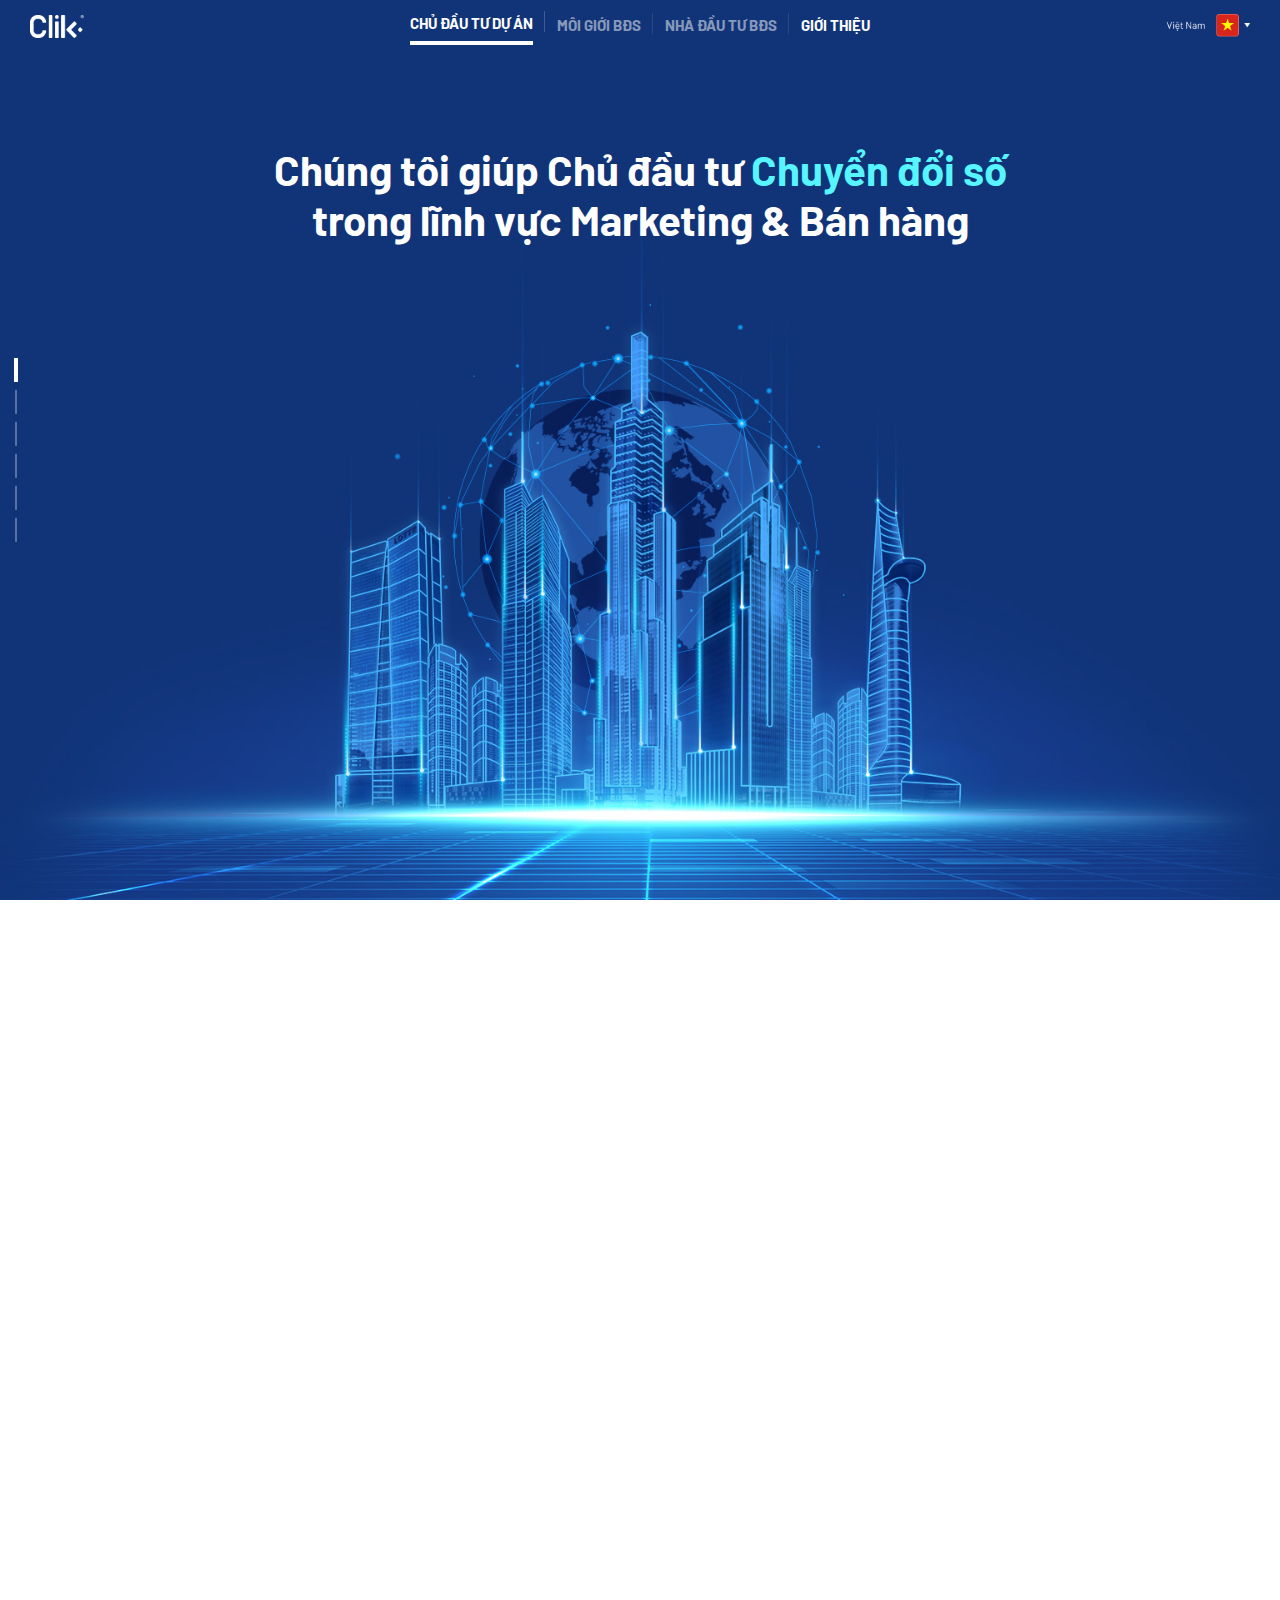
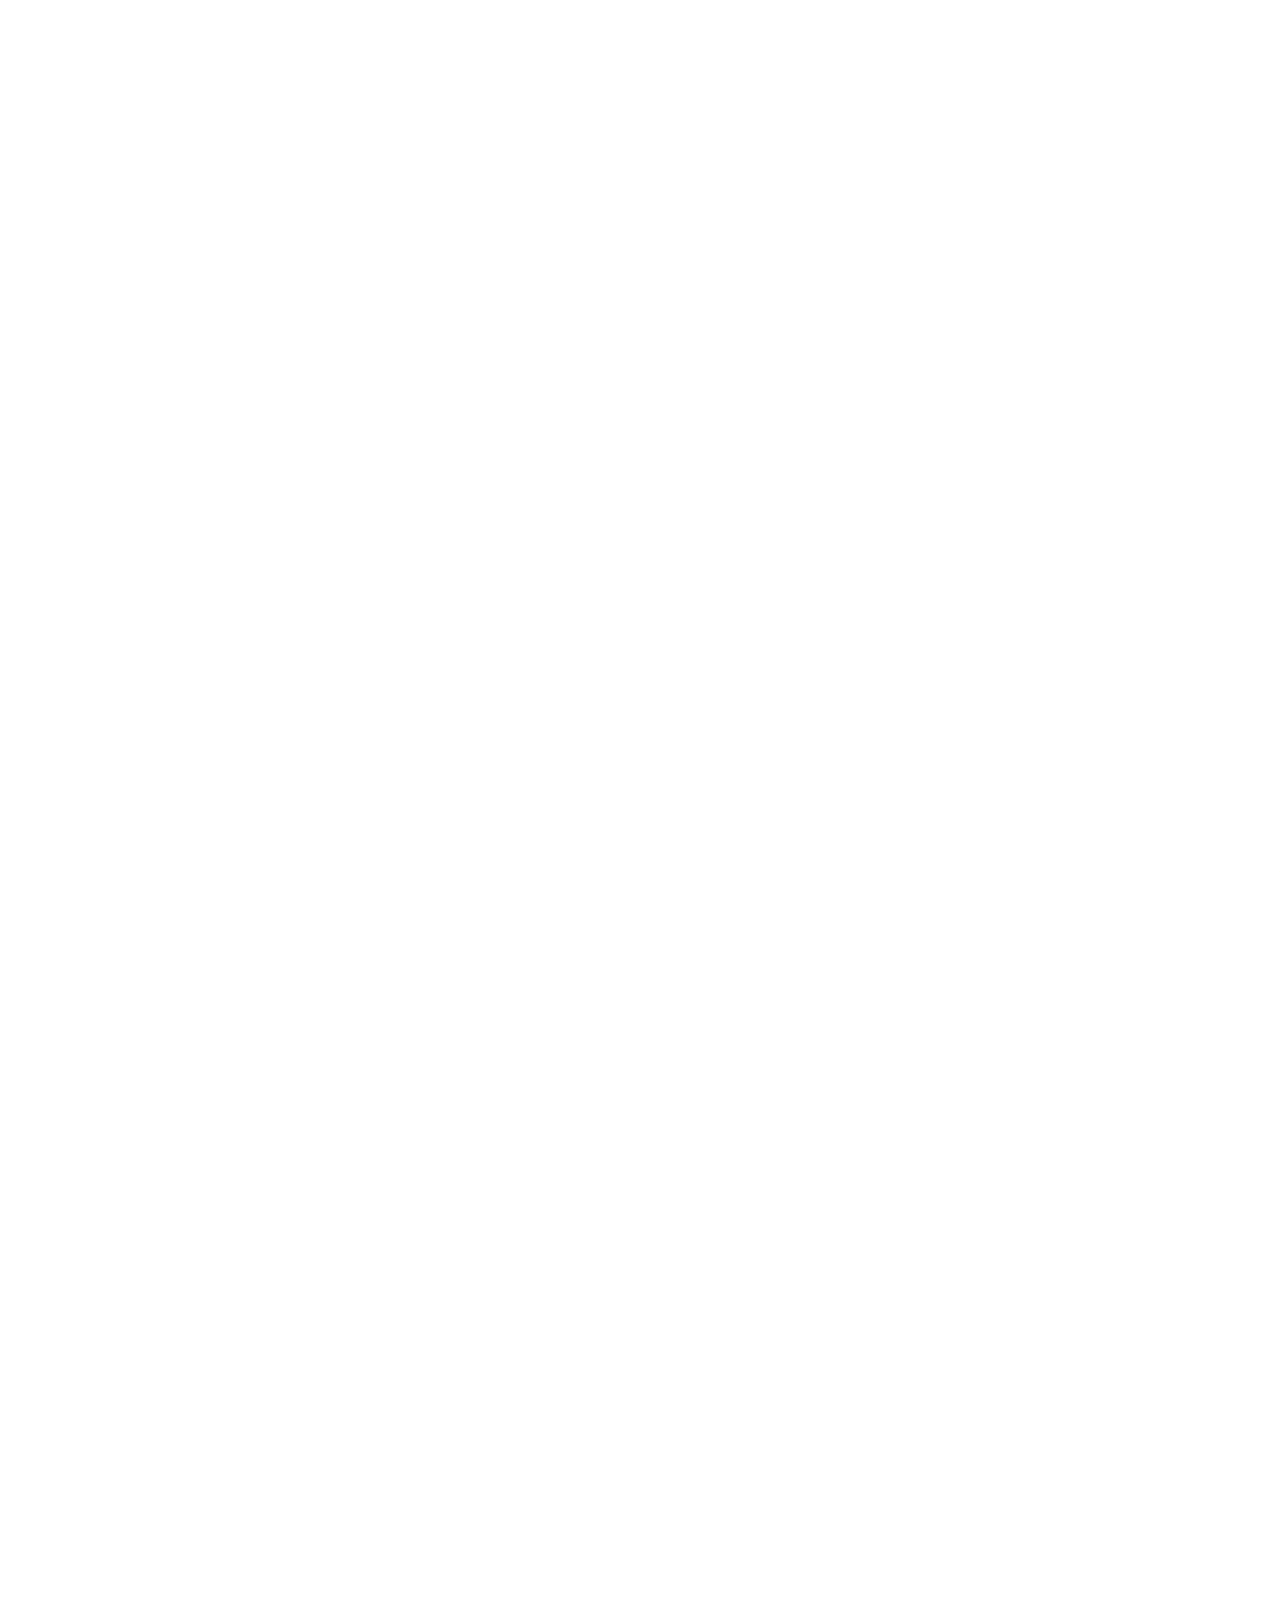
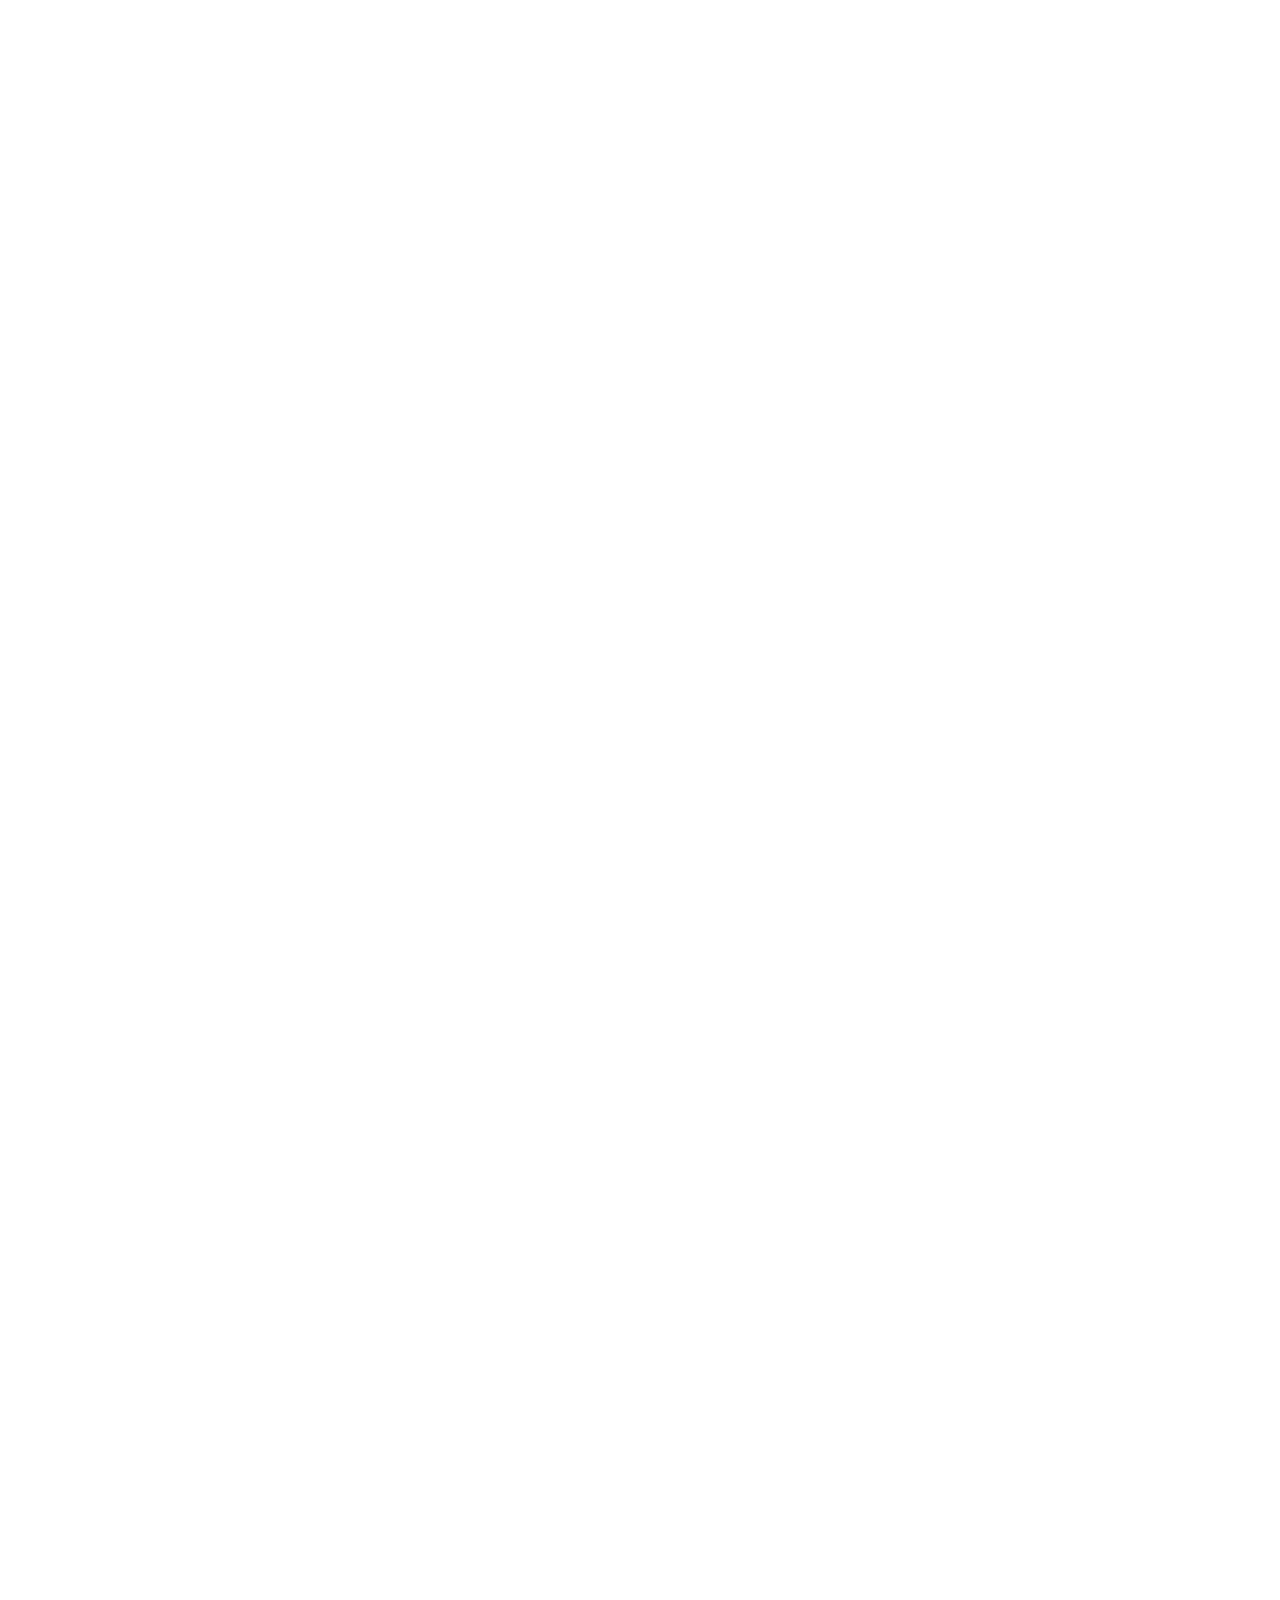
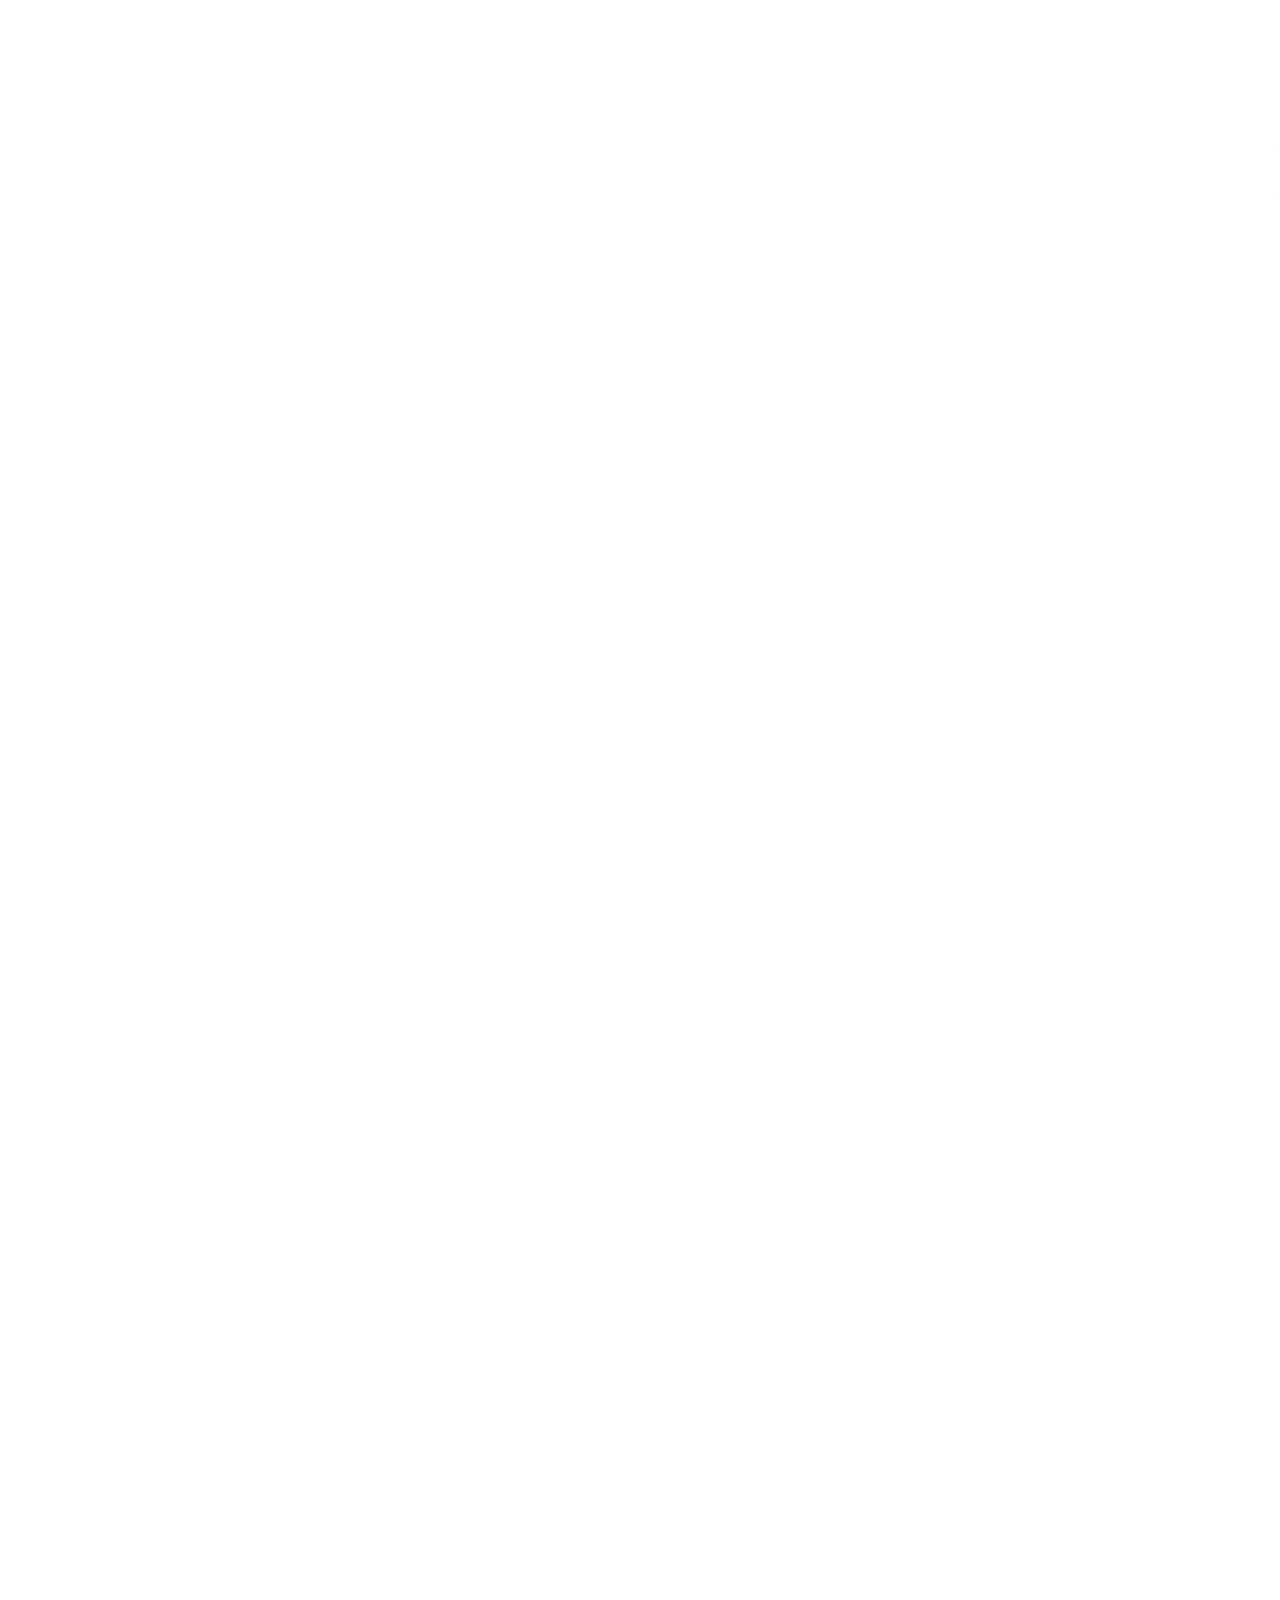
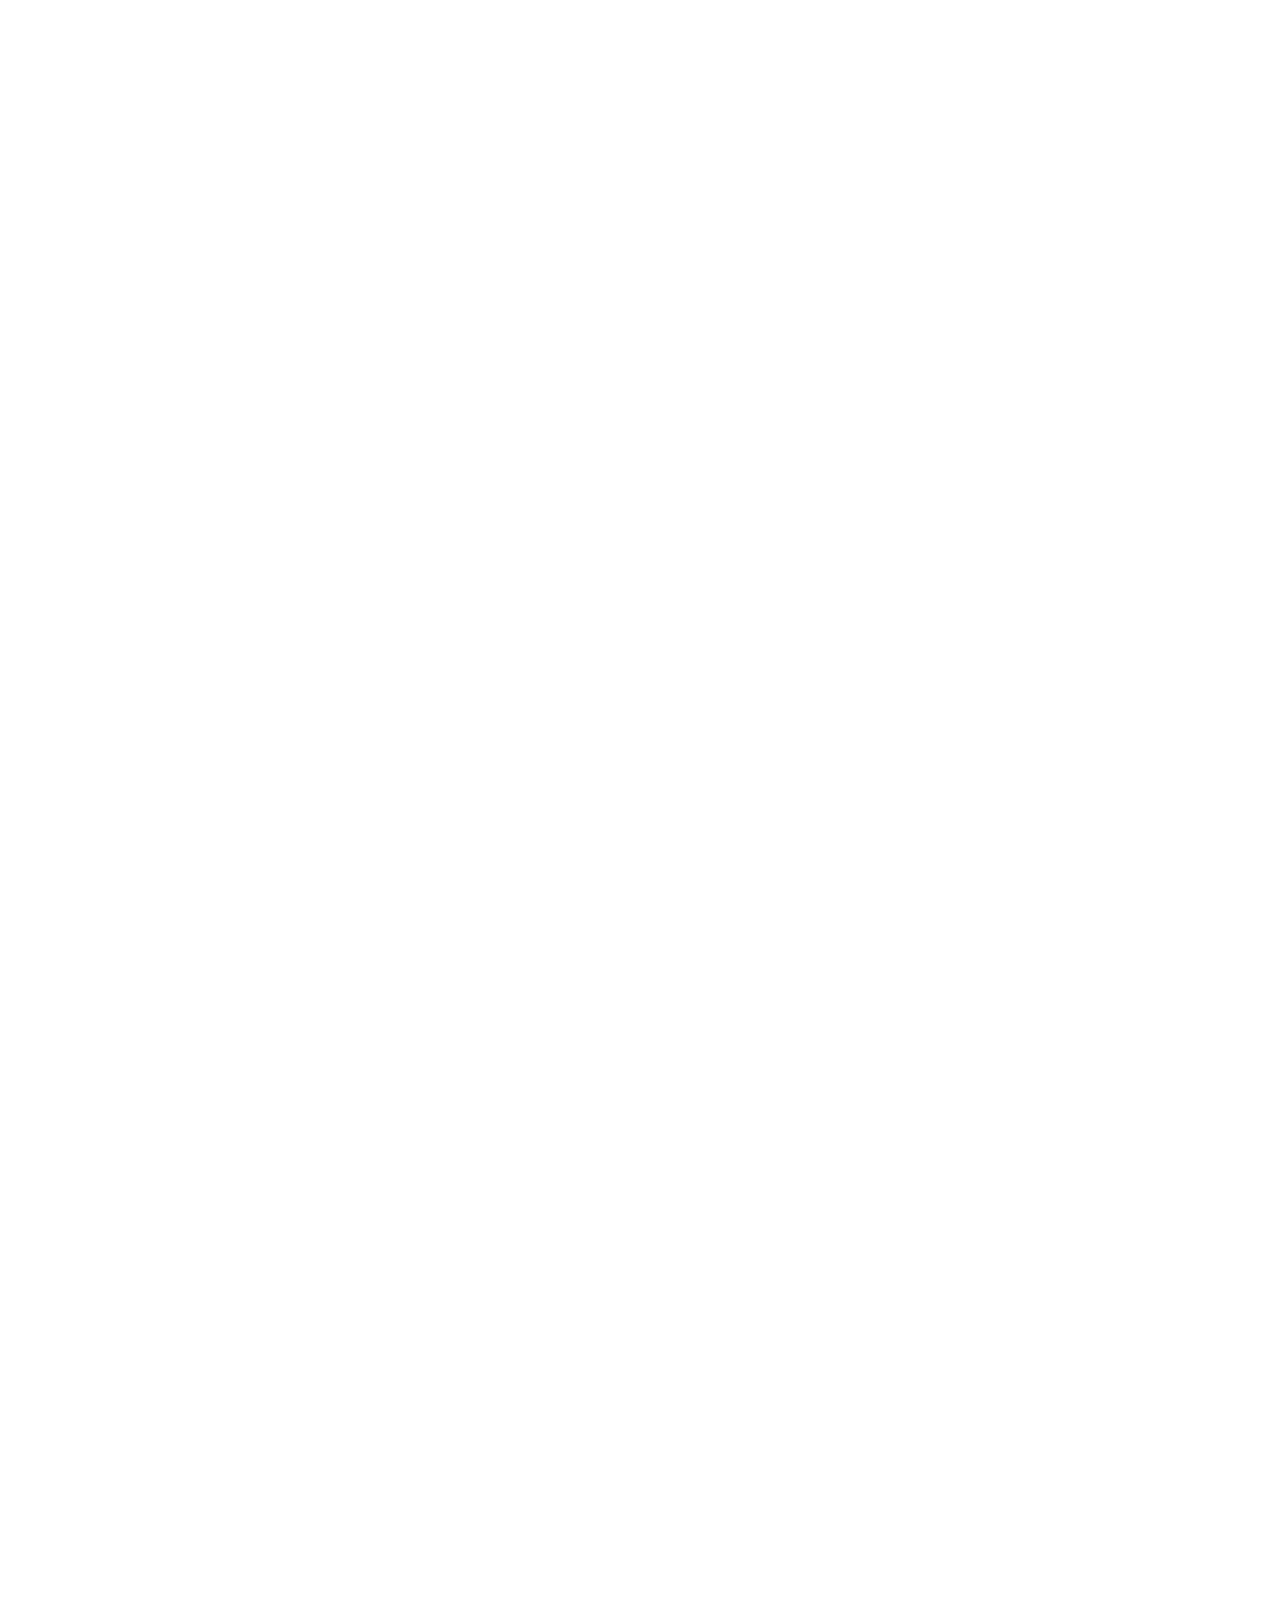
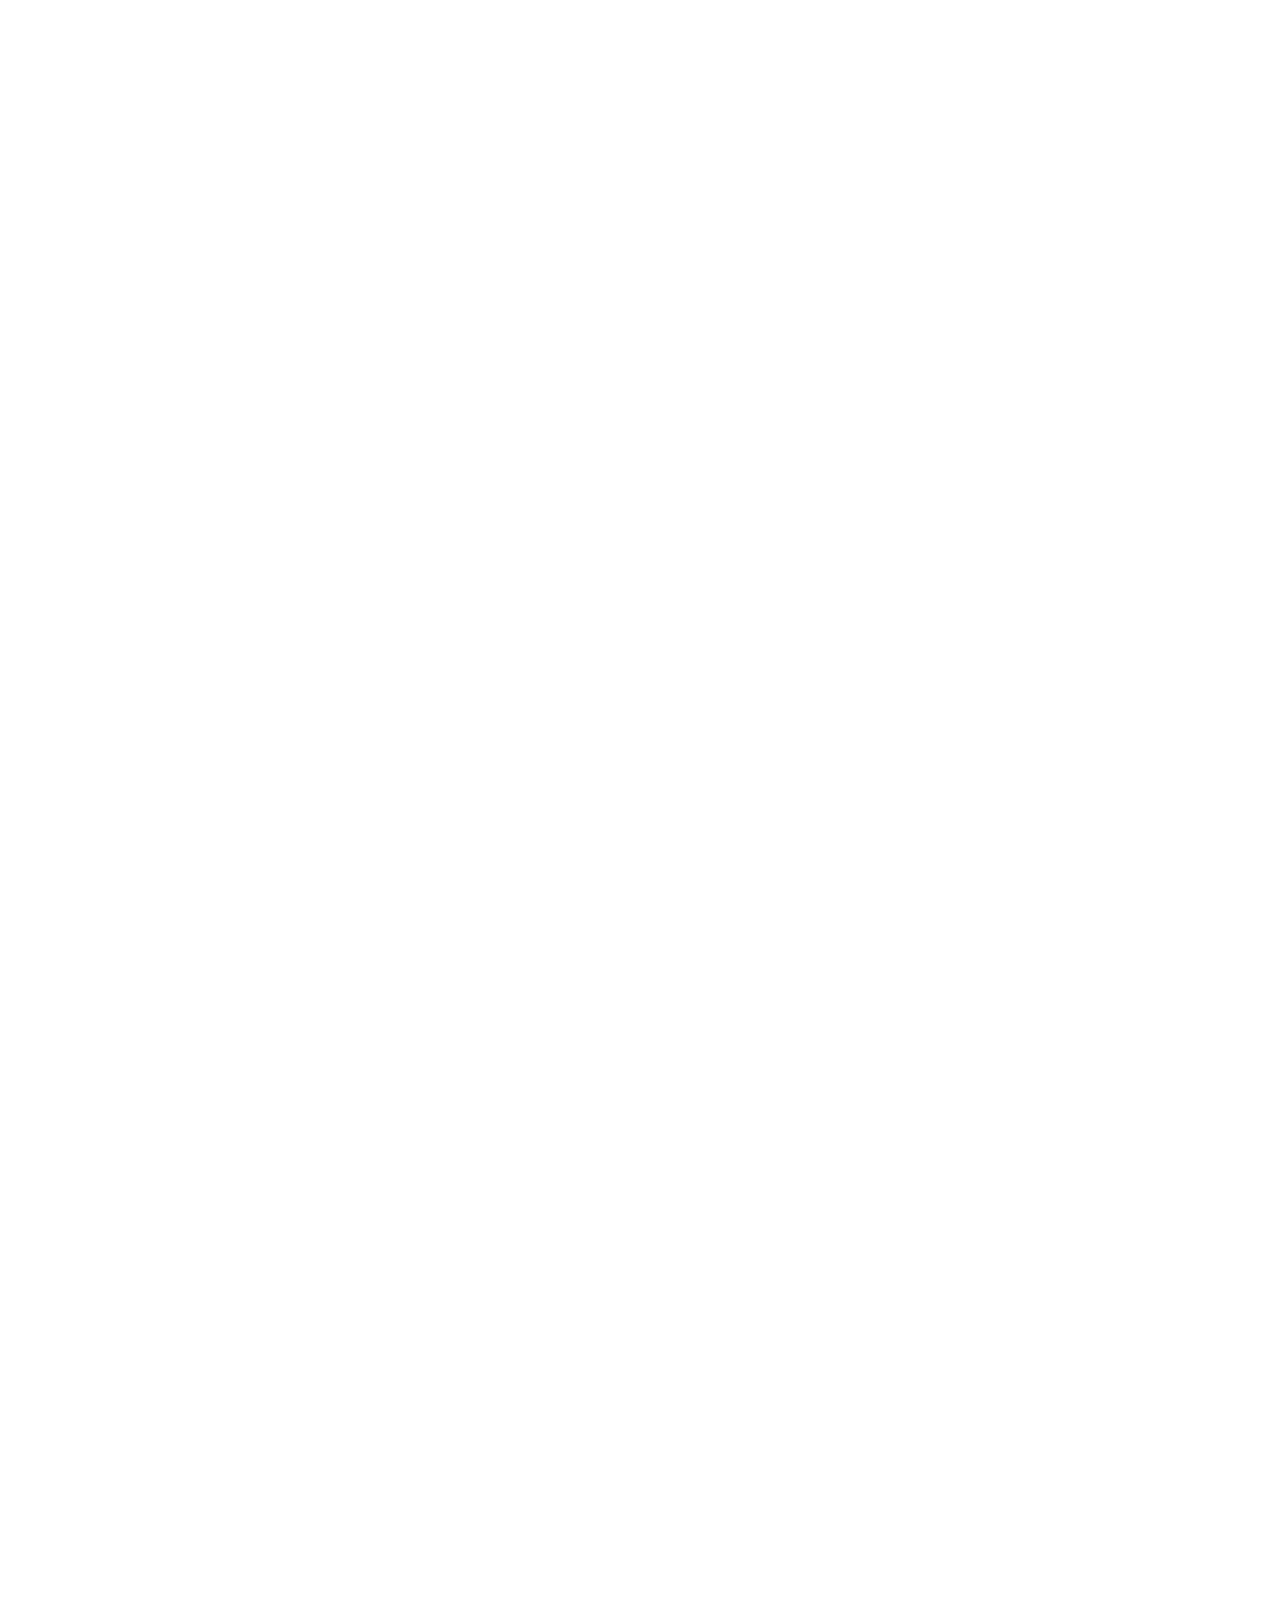
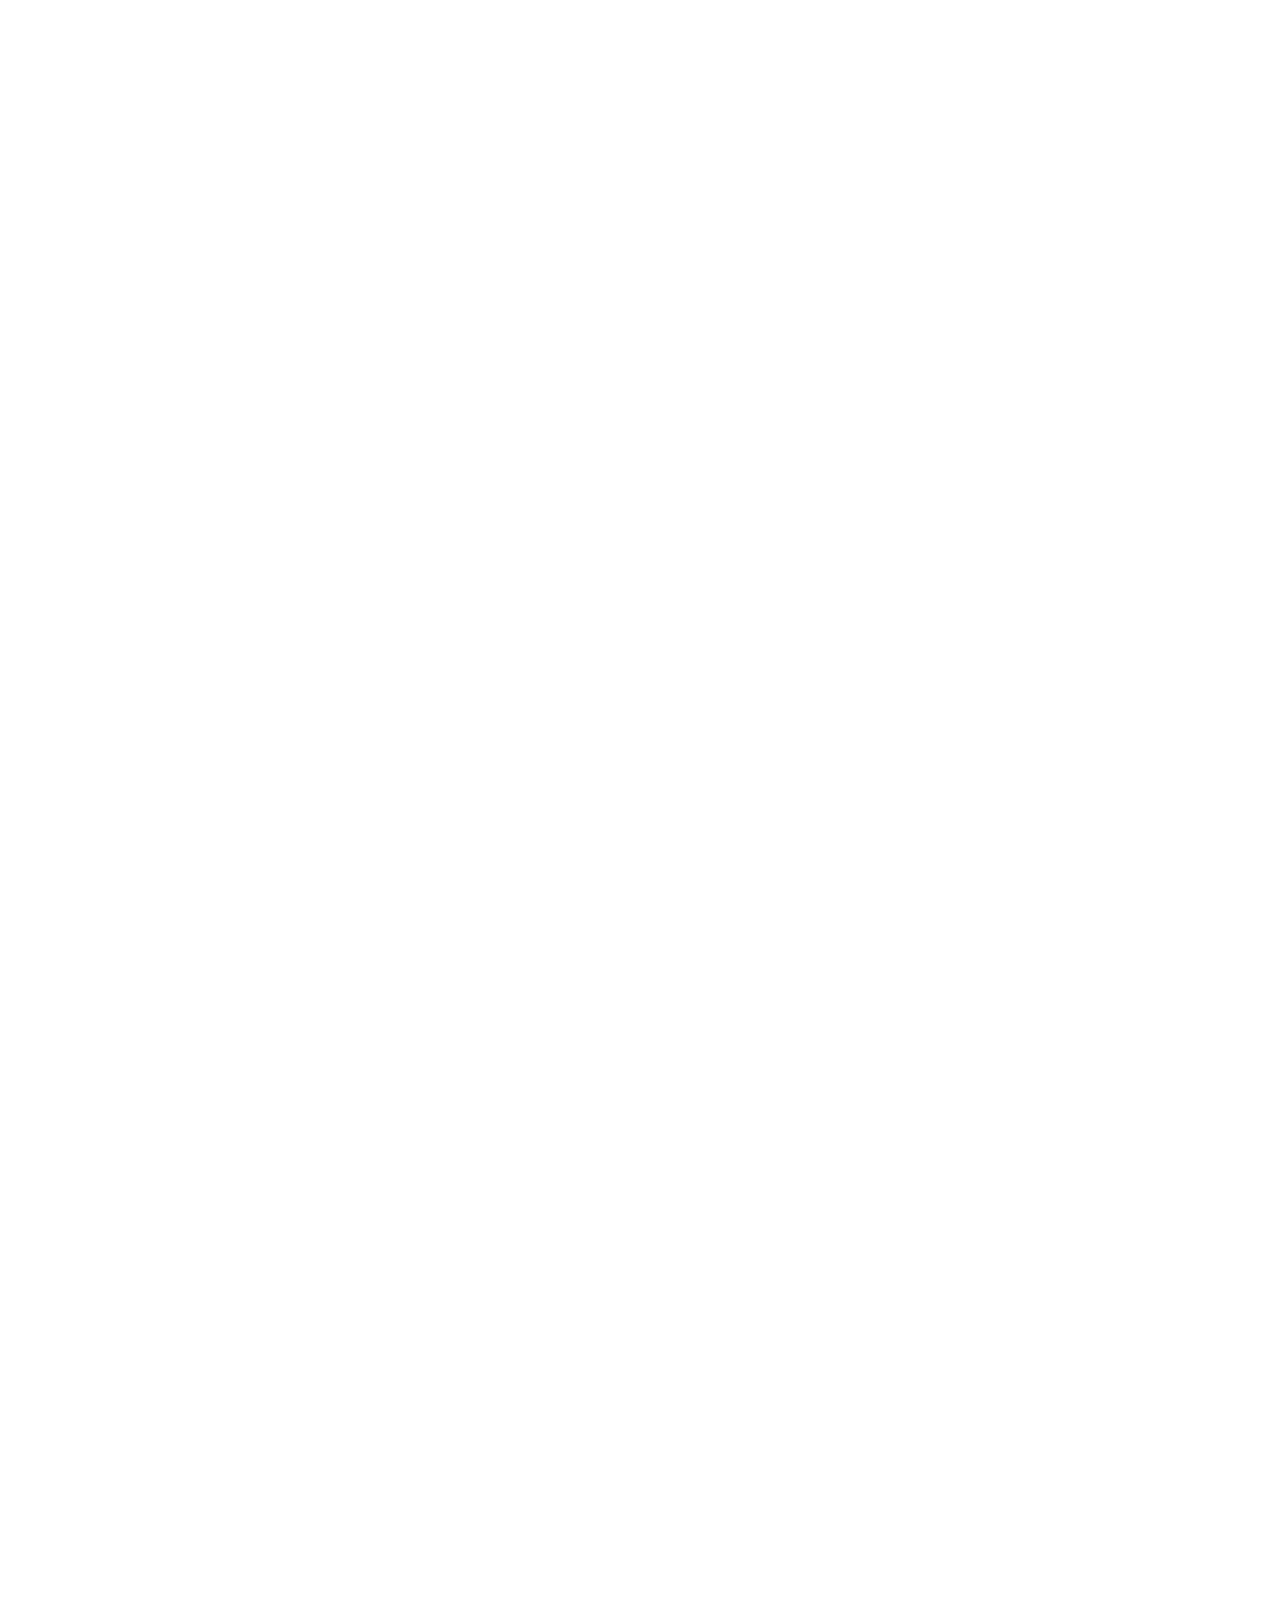
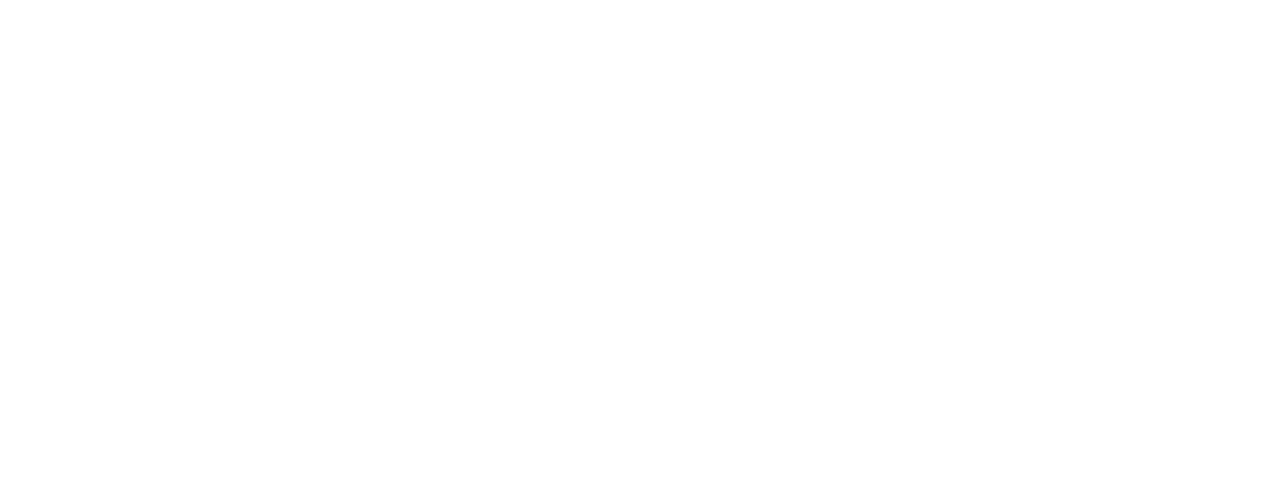
<file: index.html>
<!DOCTYPE html>
<html lang="vi">
  <head>
    <meta
      name="viewport"
      content="width=device-width, initial-scale=1.0, minimum-scale=1.0, maximum-scale=1.0"
    />
    <meta name="apple-mobile-web-app-capable" content="yes" />
    <meta name="apple-mobile-web-app-status-bar-style" content="black" />
    <meta http-equiv="Content-Type" content="text/html;charset=utf-8" />
    <meta http-equiv="x-ua-compatible" content="IE=edge" />

    <meta
      property="description"
      content="Với Clik, ứng dụng công nghệ trong lĩnh vực Bất động sản (Proptech) và Trang trí nội thất (Home Furnishing) luôn dễ dàng."
    />

    <meta property="fb:app_id" content="932232577295350" />
    <meta property="og:site_name" content="Developer" />
    <meta property="og:url" content="https://developer.clik.vn" />
    <meta
      property="og:description"
      content="Với Clik, ứng dụng công nghệ trong lĩnh vực Bất động sản (Proptech) và Trang trí nội thất (Home Furnishing) luôn dễ dàng."
    />
    <meta property="og:title" content="Clik | Developer" />
    <meta property="og:type" content="game" />
    <meta
      property="og:image"
      content="https://developer.clik.vn/img/solution-3-1.jpg"
    />

    <meta itemprop="name" content="Clik | Developer" />
    <meta
      itemprop="description"
      content="Với Clik, ứng dụng công nghệ trong lĩnh vực Bất động sản (Proptech) và Trang trí nội thất (Home Furnishing) luôn dễ dàng."
    />
    <meta
      itemprop="image"
      content="https://developer.clik.vn/img/solution-3-1.jpg"
    />

    <meta name="twitter:card" content="player" />
    <meta name="twitter:site" content="@TwitterDev" />
    <meta name="twitter:title" content="Clik | Developer" />
    <meta
      name="twitter:description"
      content="Với Clik, ứng dụng công nghệ trong lĩnh vực Bất động sản (Proptech) và Trang trí nội thất (Home Furnishing) luôn dễ dàng."
    />
    <meta
      name="twitter:image"
      content="https://developer.clik.vn/img/solution-3-1.jpg"
    />

    <title>Clik | Developer</title>
    <!-- Favicons -->
    <link rel="icon" href="img/favicon.png" sizes="16x16" type="image/png" />

    <!-- CSS Implementing Plugins -->
    <link rel="stylesheet" href="css/inc/plugins.css" />
    <!-- CSS one-page-scroll -->
    <link rel="stylesheet" href="css/fullpage.min.css" />
    <!-- CSS Global Compulsory -->
    <link rel="stylesheet" href="css/style.css" />
    <link rel="stylesheet" href="css/responsive.css" />
    <script>
      var _paq = (window._paq = window._paq || []);
      /* tracker methods like "setCustomDimension" should be called before "trackPageView" */
      _paq.push(["trackPageView"]);
      _paq.push(["enableLinkTracking"]);
      (function () {
        var u = "//analytics.clik.vn/";
        _paq.push(["setTrackerUrl", u + "matomo.php"]);
        _paq.push(["setSiteId", "5"]);
        var d = document,
          g = d.createElement("script"),
          s = d.getElementsByTagName("script")[0];
        g.type = "text/javascript";
        g.async = true;
        g.src = u + "matomo.js";
        s.parentNode.insertBefore(g, s);
      })();
    </script>
  </head>
  <body>
    <div id="main">
      <section id="home" class="section">
        <div class="site_header fixed-top w-100">
          <img class="img-logo" src="img/logo.png" alt="" />
          <nav class="navbar navbar-expand-lg navbar-light">
            <div
              class="collapse navbar-collapse ml-auto mr-auto"
              id="navbarNavAltMarkup"
            >
              <div class="navbar-nav">
                <a class="nav-item nav-link active">Chủ đầu tư dự án</a>
                <a class="nav-item nav-link disabled">Môi giới BĐS</a>
                <a class="nav-item nav-link disabled">Nhà đầu tư BĐS</a>
                <a class="nav-item nav-link" href="about-us.html">Giới thiệu</a>
              </div>
            </div>
          </nav>
          <img class="img-lang" src="img/lang.png" alt="" />
        </div>
        <img class="img-home-1" src="img/home-1.jpg" alt="" />
        <div class="home-title">
          Chúng tôi giúp Chủ đầu tư
          <div class="highlight">Chuyển đổi số</div>
          <br />trong lĩnh vực Marketing & Bán hàng
        </div>
      </section>
      <section id="problems" class="section">
        <img class="img-top-menu" src="img/top-menu-half-black.png" alt="" />
        <div class="problem-content">
          <div class="img-problems-1">
            <div class="content-title">Vấn đề</div>
            <div class="content-overall">
              <div class="content-overall-title">Cá thể hóa thông điệp</div>
              <div class="content-overall-description">
                Làm sao Cá thể hóa thông điệp Marketing cho các Nhóm khách hàng
                với các Nhu cầu khác nhau (Người nước ngoài, Giới trẻ, Người
                trung niên, v.v...) ?
              </div>
            </div>
            <div class="content-overall">
              <div class="content-overall-title">Giảm bớt phụ thuộc</div>
              <div class="content-overall-description">
                Làm sao giảm bớt phụ thuộc vào trình độ và kinh nghiệm của người
                môi giới, khi mà thống kê lao động cho thấy nhân lực môi giới
                bất động sản là trái ngành?
              </div>
            </div>
            <div class="content-overall">
              <div class="content-overall-title">Kết nối & Tương tác</div>
              <div class="content-overall-description">
                Làm sao Kết nối & Tương tác với các Nhóm khách hàng ở xa
                (Non-Local Customers) ?
              </div>
            </div>
            <div class="content-overall">
              <div class="content-overall-title">Dữ liệu Khách hàng</div>
              <div class="content-overall-description">
                Làm sao có được Dữ liệu đáng tin cậy về Khách hàng (Customer
                Data) để có đưa ra quyết định chính xác?
              </div>
            </div>
          </div>
          <div class="img-problems-2">
            <img src="img/problem-2.jpg" alt="" />
          </div>
        </div>
      </section>
      <section id="solutions" class="section">
        <img class="img-top-menu" src="img/top-menu.png" alt="" />
        <div class="solution-content">
          <div id="solutionOMOBanner" class="fsbanner section-fs-banner">
            <!-- first banner -->
            <div
              id="defaultSelect"
              style="background-image: url(img/solution-1-1-1.jpg)"
            >
              <span class="name">Airports</span>
            </div>
            <div style="background-image: url(img/solution-1-1-2.jpg)">
              <span class="name">Shopping Malls</span>
            </div>
            <div style="background-image: url(img/solution-1-1-3.jpg)">
              <span class="name">Elevators</span>
            </div>
            <div style="background-image: url(img/solution-1-1-4.jpg)">
              <span class="name">Brochures/Flyers</span>
            </div>
            <div style="background-image: url(img/solution-1-1-5.jpg)">
              <span class="name">Sales Centers</span>
            </div>
          </div>
          <div class="section-content">
            <div class="section-content-description">
              <div class="content-title">
                <div class="title-first-level">Giải pháp</div>
                <div class="title-second-level">
                  OMO - Online & Offline cộng hưởng
                </div>
              </div>
              <div class="content-description">
                Báo cáo của Google1 cho thấy mỗi Khách hàng lại có trải nghiệm
                mua hàng (Customer Journey) khác nhau. Các điểm chạm liên tục
                thay đổi giữa 2 môi trường Online và Offline, dẫn đến một xu
                hướng mới là Online Merge Offline: Tạo dựng trải nghiệm thống
                nhất, xuyên suốt cho Khách hàng ở tất cả các môi trường, đem đến
                trải nghiệm tốt nhất về Sản phẩm và Dịch vụ.
              </div>
            </div>
          </div>
        </div>
      </section>
      <section id="solutions2" class="section">
        <img class="img-top-menu" src="img/top-menu.png" alt="" />
        <div class="solution-content">
          <img class="img-solution-1-1" src="img/solution-2-1.jpg" alt="" />
          <div class="section-content">
            <div class="section-content-description">
              <div class="content-title">
                <div class="title-first-level">Giải pháp</div>
                <div class="title-second-level">
                  Digital Hub - Trung tâm quản lý và phân phối nội dung
                </div>
              </div>
              <div class="content-description">
                Mỗi dự án có nhiều nội dung với định dạng khác nhau (Hình ảnh,
                Video, Văn bản, Mô hình, Bản vẽ, v.v...), liên tục được thay đổi
                và cập nhật trong quá trình phát triển. Những nội dung đó cần
                được chia sẻ hiệu quả đến khách hàng qua nhiều kênh: Website,
                Mạng xã hội (Facebook, Instagram, Youtube, Zalo, v.v...), Trang
                tin tức, Trang môi giới (Batdongsan, Propzy, Rever, v.v...)
              </div>
            </div>
          </div>
        </div>
      </section>
      <section id="solutions3" class="section">
        <img class="img-top-menu" src="img/top-menu-black.png" alt="" />
        <img class="img-solution-1-1" src="img/solution-3-1.jpg" alt="" />
        <div class="section-content">
          <div class="section-content-description">
            <div class="content-title">
              <div class="title-first-level">Giải pháp</div>
              <div class="title-second-level">
                Digital Catalog - Thư viện điện tử
              </div>
              <!-- project info -->
              <button
                type="button"
                class="btn btn-light solution-btn"
                href="https://bds.clik.vn/project/villa/demo#v=overall&f=risk-management"
              >
                View Demo
              </button>
            </div>
            <div class="content-description">
              Nghiên cứu từ Harvard2 cho thấy Catalog đang quay trở lại là Công
              cụ Marketing phổ biến, dưới dạng thức Nội dung số. Digital Catalog
              hiệu quả giúp Chuyên viên môi giới xây dựng hình ảnh chuyên
              nghiệp, hỗ trợ nhanh chóng và định hình được những nhu cầu mơ hồ
              của Khách hàng. Ngoài ra, Khách hàng cũng có thể Trải nghiệm Sản
              phẩm ở bất kỳ đâu khi cần thiết.
            </div>
          </div>
        </div>
      </section>
      <section id="solutions4" class="section">
        <div class="solution-content">
          <div id="section-embedded">
            <iframe
              src="https://virtualtour.clik.vn/en/tour/TOUR_FKLHJMPWAC3"
              frameborder="0"
              allowfullscreen
            ></iframe>
          </div>
          <div class="section-content">
            <div class="section-content-description">
              <div class="content-title">
                <div class="title-first-level">Giải pháp</div>
                <div class="title-second-level">
                  Virtual Tour - Trải nghiệm thực tế ảo
                </div>
                <div class="content-actions">
                  <!-- view detail -->
                  <button
                    type="button"
                    class="btn btn-light view-detail-btn"
                    onclick="handleClickShowDetail(this)"
                  >
                    <div class="icon">
                      <span>+</span>
                    </div>
                    Xem thêm
                  </button>
                  <!-- virtual tour -->
                  <button
                    type="button"
                    class="btn btn-light solution-btn"
                    href="https://virtualtour.clik.vn/en/tour/TOUR_FKLHJMPWAC3"
                  >
                    View Demo
                  </button>
                </div>
              </div>
              <div class="content-description">
                Số liệu từ Google3 chứng minh Trải nghiệm thực tế ảo giúp tăng
                gấp đôi mức độ hứng thú đối với sản phẩm. Điều này đặc biệt quan
                trọng với thị trường Bất động sản với đặc thù Giá trị sản phẩm
                lớn và Người mua có xu hướng gắn bó lâu dài.
              </div>
            </div>
          </div>
        </div>
        <div class="solution-detail-content">
          <img
            class="img-go-back-btn"
            src="img/ion_arrow-back-circle.png"
            alt=""
            onclick="handleClickCloseDetail(this)"
          />
          <div class="solution-content">
            <img class="img-solution-1-1" src="img/solution-4a-1.jpg" alt="" />
            <div class="section-content">
              <div class="section-content-description">
                <div class="content-title">
                  <div class="title-first-level">Virtual Tour</div>
                  <div class="title-second-level">Multi Language</div>
                </div>
                <div class="content-description">
                  Tạo mối liên kết cảm xúc, tăng cường khả năng Tiếp cận, Kết
                  nối & Tương tác nhóm khách hàng ở xa (Non-Local Customers)
                  bằng Ngôn ngữ bản địa tích hợp vào Virtual Tour, mang lại sự
                  thân thiện, dễ hiểu để truyền tải các giá trị của sản phẩm đến
                  Khách hàng.
                </div>
              </div>
            </div>
          </div>
          <div class="solution-content">
            <img class="img-solution-1-1" src="img/solution-4a-2.jpg" alt="" />
            <div class="section-content">
              <div class="section-content-description">
                <div class="content-title">
                  <div class="title-first-level">Virtual Tour</div>
                  <div class="title-second-level">Embed Code & API</div>
                </div>
                <div class="content-description">
                  Hệ thống Digital Hub - Virtual Tour có sẵn các mã nhúng (Embed
                  Code) & phương thức kết nối API giúp Khách hàng dễ dàng nhúng
                  vào website hoặc cập nhật nội dung Virtual Tour theo thời gian
                  thực.
                </div>
              </div>
            </div>
          </div>
          <div class="solution-content">
            <img class="img-solution-1-1" src="img/solution-4a-3.jpg" alt="" />
            <div class="section-content">
              <div class="section-content-description">
                <div class="content-title">
                  <div class="title-first-level">Virtual Tour</div>
                  <div class="title-second-level">Advertising</div>
                </div>
                <div class="content-description">
                  Môi trường Virtual Tour cho phép gắn các Thương hiệu, Poster
                  hoặc Video quảng cáo trong không gian với dữ liệu quản lý từ
                  trung tâm theo thời gian thực, giúp tiếp cận nhanh nhất đến
                  tập Khách hàng tiềm năng.
                </div>
              </div>
            </div>
          </div>
          <div class="solution-content">
            <img class="img-solution-1-1" src="img/solution-4a-4.jpg" alt="" />
            <div class="section-content">
              <div class="section-content-description">
                <div class="content-title">
                  <div class="title-first-level">Virtual Tour</div>
                  <div class="title-second-level">eCommerce</div>
                </div>
                <div class="content-description">
                  Virtual Tour mở cổng kết nối & hiển thị trực tiếp với hệ thống
                  eCommerce. Danh sách sản phẩm được hiển thị theo Catalog với
                  thông tin đầy đủ, chi tiết kết hợp các tính năng vượt trội về
                  trải nghiệm Sản phẩm trong không gian ảo hóa & chuyển hướng
                  Khách hàng đến Website Thương mại điện tử để đặt hàng hoặc
                  Showroom gần nhất để trải nghiệm Sản phẩm thực tế.
                </div>
              </div>
            </div>
          </div>
        </div>
      </section>
      <section id="solutions5" class="section">
        <img class="img-top-menu" src="img/top-menu-black.png" alt="" />
        <div class="solution-content">
          <img class="img-solution-1-1" src="img/solution-5-1.jpg" alt="" />
          <div class="section-content">
            <div class="section-content-description">
              <div class="content-title">
                <div class="title-first-level">Giải pháp</div>
                <div class="title-second-level">
                  3D Modeling - Mô hình trực quan 3D
                </div>
                <div class="content-actions">
                  <!-- visualize -->
                  <button
                    type="button"
                    class="btn btn-light solution-btn"
                    href="https://stag-bds.clik.vn/vi/project/diamond-centery#v=layout&tb=0"
                  >
                    View Demo
                  </button>
                  <!-- multi-view -->
                  <button
                    type="button"
                    class="btn btn-light solution-btn multi-view"
                    href="https://developer.clik.vn/multi-view.html"
                  >
                    Multi-view
                  </button>
                </div>
              </div>
              <div class="content-description">
                Đối với Khách mua nhà, sẽ là lý tưởng nếu có thể hình dung Căn
                hộ trong tổng thể cảnh quan của cả khu vực dưới các góc nhìn
                khác nhau. Ngay cả khi tham quan trực tiếp, điều này không phải
                lúc nào cũng dễ dàng. Mô hình trực quan 3D đáp ứng chính xác nhu
                cầu này.
              </div>
            </div>
          </div>
        </div>
      </section>
      <section id="solutions6" class="section">
        <img class="img-top-menu" src="img/top-menu.png" alt="" />
        <div class="solution-content">
          <img class="img-solution-1-1" src="img/solution-6-1.jpg" alt="" />
          <div class="section-content">
            <div class="section-content-description">
              <div class="content-title">
                <div class="title-first-level">Giải pháp</div>
                <div class="title-second-level">
                  Personalized Content - Cá nhân hóa Thông điệp đến Khách hàng
                </div>
              </div>
              <div class="content-description">
                Mỗi Khách hàng là một cá thể khác biệt về Ngôn ngữ, Tính cách
                hay Tuổi tác. Nắm bắt và Cá nhân hóa thông điệp cho mỗi Khách
                hàng là nhiệm vụ bắt buộc của mọi Chiến lược bán hàng trong giai
                đoạn hiện tại.
              </div>
            </div>
          </div>
        </div>
      </section>
      <section id="solutions7" class="section">
        <img class="img-top-menu" src="img/top-menu.png" alt="" />
        <div class="solution-content">
          <img class="img-solution-1-1" src="img/solution-7-1.jpg" alt="" />
          <div class="section-content">
            <div class="section-content-description">
              <div class="content-title">
                <div class="title-first-level">Giải pháp</div>
                <div class="title-second-level">
                  Location, Location, Location - Lợi thế vị trí của dự án
                </div>
                <div class="content-actions">
                  <!-- location -->
                  <button
                    type="button"
                    class="btn btn-light solution-btn"
                    href="https://stag-bds.clik.vn/en/project/timesgardenhalong?tb=0#v=location"
                  >
                    View Demo
                  </button>
                </div>
              </div>
              <div class="content-description">
                Lợi thế vị trí đôi khi rất khó hình dung đối với Khách mua nhà.
                Nhưng nếu lợi thế này được Lượng hóa một cách rõ ràng, sức hút
                của Dự án sẽ có bước nhảy vọt.
              </div>
            </div>
          </div>
        </div>
      </section>
      <section id="solutions8" class="section">
        <img class="img-top-menu" src="img/top-menu.png" alt="" />
        <div class="solution-content">
          <img class="img-solution-1-1" src="img/solution-8-1.png" alt="" />
          <div class="section-content">
            <div class="section-content-description">
              <div class="content-title">
                <div class="title-first-level">Giải pháp</div>
                <div class="title-second-level">
                  Customer Insight - Thống kê và hiểu Khách hàng
                </div>
                <!-- data clik -->
                <button
                  type="button"
                  class="btn btn-light solution-btn"
                  href="http://analytics.clik.vn/index.php"
                >
                  View Demo
                </button>
              </div>
              <div class="content-description">
                Theo khảo sát của KPMG4, 44% Doanh nghiệp Bất động sản nỗ lực
                Chuyển đổi số nhằm cải thiện khả năng ra quyết định. Yếu tố then
                chốt nằm ở Chất lượng dữ liệu thống kê. Dữ liệu thực tế phải sát
                sườn và phản ánh chính xác xu hướng Thị trường.
              </div>
            </div>
          </div>
        </div>
      </section>
      <section id="actions" class="section">
        <img class="img-top-menu" src="img/top-menu-black.png" alt="" />
        <div class="action-content">
          <img class="img-action-1" src="img/action-1.jpg" alt="" />
          <div class="img-action-2">
            <div class="content-title">Triển khai dễ dàng</div>
            <div class="content-overall">
              <div class="content-step" data-step="1">
                <div class="content-step-title">Bước 1</div>
                <div class="content-step-description">
                  Hãy liên hệ với chúng tôi để trao đổi về dự án
                </div>
                <button type="button" class="btn btn-light action-btn">
                  Liên lạc ngay
                </button>
              </div>
              <div class="content-step" data-step="2">
                <div class="content-step-title">Bước 2</div>
                <div class="content-step-description">
                  Cung cấp thông tin cơ bản về dự án (Bản vẽ Quy hoạch, Thiết kế
                  tòa nhà ...)
                </div>
              </div>
              <div class="content-step" data-step="3">
                <div class="content-step-title">Bước 3</div>
                <div class="content-step-description">
                  Chúng tôi sẽ nghiên cứu và số hóa dự án trong vòng 2 tuần
                </div>
              </div>
            </div>
            <div class="content-note">
              "Bạn chỉ thanh toán khi hài lòng và có thể chấm dứt dịch vụ bất kì
              lúc nào!"
            </div>
          </div>
        </div>
      </section>
      <section id="case-study" class="section">
        <img class="img-top-menu" src="img/top-menu.png" alt="" />
        <div class="content">
          <div class="title">Dự án đang triển khai</div>
          <div class="gallery">
            <div class="gallery-item blur">
              <div
                class="cover"
                style="
                  background-image: url(img/case-study-gallery-item-left.png);
                "
              ></div>
            </div>
            <a
              class="gallery-item"
              target="_blank"
              href="https://bds.clik.vn/project/villa/demo"
            >
              <div
                class="cover"
                style="background-image: url(img/case-study-gallery-item-1.png)"
              ></div>
              <button type="button" class="btn btn-light case-study-btn">
                View Demo
              </button>
              <div class="overlay">
                <div class="header">Villa - Diamond Brilliant</div>
                <div class="sub-header">Gamuda Land</div>
              </div>
            </a>
            <a
              class="gallery-item"
              target="_blank"
              href="https://bds.clik.vn/project/diamond-centery"
            >
              <div
                class="cover"
                style="background-image: url(img/case-study-gallery-item-2.jpg)"
              ></div>
              <button type="button" class="btn btn-light case-study-btn">
                View Demo
              </button>
              <div class="overlay">
                <div class="header">Diamond Centery</div>
                <div class="sub-header">Gamuda Land</div>
              </div>
            </a>
            <a
              class="gallery-item"
              target="_blank"
              href="https://bds.clik.vn/en/project/timesgardenhalong/sale_tg"
            >
              <div
                class="cover"
                style="
                  background-image: url(https://clikstudio.s3.ap-southeast-1.amazonaws.com/property-rental/local/Times_Garden_Ha_Long_Gallery_06_6bccc8ba1a.jpeg);
                "
              ></div>
              <button type="button" class="btn btn-light case-study-btn">
                View Demo
              </button>
              <div class="overlay">
                <div class="header">Times Garden Hạ Long</div>
                <div class="sub-header">My Way Hạ Long</div>
              </div>
            </a>
            <div class="gallery-item blur">
              <div
                class="cover"
                style="
                  background-image: url(img/case-study-gallery-item-right.png);
                "
              ></div>
            </div>
          </div>
        </div>
      </section>
      <section id="qna2" class="section">
        <img class="img-top-menu" src="img/top-menu.png" alt="" />
        <img class="img-qna-2-1" src="img/qna-2-1.png" alt="" />
        <img class="img-qna-2-2" src="img/qna-2-2.jpg" alt="" />
        <div class="img-qna-2-3">Clik © 2020</div>
      </section>
    </div>
    <div class="menu">
      <div class="menu-content">
        <img
          class="img-close-menu-icon"
          src="img-mobile/close-icon.jpg"
          alt=""
          onclick="closeMenu()"
        />
        <div class="menu-content-wrapper">
          <a class="menu-item active">Chủ đầu tư dự án</a>
          <a class="menu-item disabled">Môi giới BĐS</a>
          <a class="menu-item disabled">Nhà đầu tư BĐS</a>
          <a class="menu-item" href="about-us.html">Giới thiệu</a>
        </div>
      </div>
    </div>
    <div id="mobile-main">
      <img class="img-mobile-logo" src="img-mobile/logo.png" alt="" />
      <img
        class="img-mobile-lang"
        src="img-mobile/lang.png"
        alt=""
        onclick="openMenu()"
      />
      <!-- <img class="img-mobile-banner-title" src="img-mobile/banner.png" alt="" /> -->
      <div class="mobile-banner-title">
        Chúng tôi giúp Chủ đầu tư<br />
        <div class="highlight">Chuyển đổi số</div>
        trong lĩnh vực<br />
        Marketing &amp; Bán hàng
      </div>
      <div class="mobile-background-image img-mobile-home"></div>
      <div class="mobile-background-image img-mobile-problem"></div>
      <div class="mobile-problem-text">
        <div class="content-title">Vấn đề</div>
        <div class="content-overall">
          <div class="content-overall-title">Cá thể hóa thông điệp</div>
          <div class="content-overall-description">
            Làm sao Cá thể hóa thông điệp Marketing cho các Nhóm khách hàng với
            các Nhu cầu khác nhau (Người nước ngoài, Giới trẻ, Người trung niên,
            v.v...) ?
          </div>
        </div>
        <div class="content-overall">
          <div class="content-overall-title">Giảm bớt phụ thuộc</div>
          <div class="content-overall-description">
            Làm sao giảm bớt phụ thuộc vào trình độ và kinh nghiệm của người môi
            giới, khi mà thống kê lao động cho thấy nhân lực môi giới bất động
            sản là trái ngành?
          </div>
        </div>
        <div class="content-overall">
          <div class="content-overall-title">Kết nối &amp; Tương tác</div>
          <div class="content-overall-description">
            Làm sao Kết nối &amp; Tương tác với các Nhóm khách hàng ở xa
            (Non-Local Customers) ?
          </div>
        </div>
        <div class="content-overall">
          <div class="content-overall-title">Dữ liệu Khách hàng</div>
          <div class="content-overall-description">
            Làm sao có được Dữ liệu đáng tin cậy về Khách hàng (Customer Data)
            để có đưa ra quyết định chính xác?
          </div>
        </div>
      </div>
      <!-- <div class="mobile-background-image img-mobile-solutions"></div> -->
      <div id="solutionMobileOMOBanner" class="fsbanner section-fs-banner">
        <!-- first banner -->
        <div
          id="defaultSelect"
          style="background-image: url(img/solution-1-1-1.jpg)"
        >
          <span class="name">Airports</span>
        </div>
        <div style="background-image: url(img/solution-1-1-2.jpg)">
          <span class="name">Shopping Malls</span>
        </div>
        <div style="background-image: url(img/solution-1-1-3.jpg)">
          <span class="name">Elevators</span>
        </div>
        <div style="background-image: url(img/solution-1-1-4.jpg)">
          <span class="name">Brochures/Flyers</span>
        </div>
        <div style="background-image: url(img/solution-1-1-5.jpg)">
          <span class="name">Sales Centers</span>
        </div>
      </div>
      <div class="section-content">
        <div class="content-title">
          <div class="title-first-level">Giải pháp</div>
          <div class="title-second-level">
            OMO - Online & Offline cộng hưởng
          </div>
        </div>
        <div class="content-description">
          Báo cáo của Google1 cho thấy mỗi Khách hàng lại có trải nghiệm mua
          hàng (Customer Journey) khác nhau. Các điểm chạm liên tục thay đổi
          giữa 2 môi trường Online và Offline, dẫn đến một xu hướng mới là
          Online Merge Offline: Tạo dựng trải nghiệm thống nhất, xuyên suốt cho
          Khách hàng ở tất cả các môi trường, đem đến trải nghiệm tốt nhất về
          Sản phẩm và Dịch vụ.
        </div>
      </div>
      <div class="mobile-background-image img-mobile-solutions2"></div>
      <div class="section-content">
        <div class="content-title">
          <div class="title-first-level">Giải pháp</div>
          <div class="title-second-level">
            Digital Hub - Trung tâm quản lý và phân phối nội dung
          </div>
        </div>
        <div class="content-description">
          Mỗi dự án có nhiều nội dung với định dạng khác nhau (Hình ảnh, Video,
          Văn bản, Mô hình, Bản vẽ, v.v...), liên tục được thay đổi và cập nhật
          trong quá trình phát triển. Những nội dung đó cần được chia sẻ hiệu
          quả đến khách hàng qua nhiều kênh: Website, Mạng xã hội (Facebook,
          Instagram, Youtube, Zalo, v.v...), Trang tin tức, Trang môi giới
          (Batdongsan, Propzy, Rever, v.v...)
        </div>
      </div>
      <div class="mobile-background-image img-mobile-solutions3"></div>
      <div class="section-content">
        <div class="content-title">
          <div class="title-first-level">Giải pháp</div>
          <div class="title-second-level">
            Digital Catalog - Thư viện điện tử
          </div>
        </div>
        <div class="content-description">
          Nghiên cứu từ Harvard2 cho thấy Catalog đang quay trở lại là Công cụ
          Marketing phổ biến, dưới dạng thức Nội dung số. Digital Catalog hiệu
          quả giúp Chuyên viên môi giới xây dựng hình ảnh chuyên nghiệp, hỗ trợ
          nhanh chóng và định hình được những nhu cầu mơ hồ của Khách hàng.
          Ngoài ra, Khách hàng cũng có thể Trải nghiệm Sản phẩm ở bất kỳ đâu khi
          cần thiết.
        </div>
        <!-- project info -->
        <button
          type="button"
          class="btn btn-light solution-btn"
          href="https://bds.clik.vn/project/villa/demo#v=overall&f=risk-management"
        >
          View Demo
        </button>
      </div>
      <div id="solutions4-mobile">
        <div id="section-embedded">
          <iframe
            src="https://virtualtour.clik.vn/en/tour/TOUR_FKLHJMPWAC3"
            frameborder="0"
            allowfullscreen
          ></iframe>
        </div>
      </div>
      <div class="section-content">
        <div class="content-title">
          <div class="title-first-level">Giải pháp</div>
          <div class="title-second-level">
            Virtual Tour - Trải nghiệm thực tế ảo
          </div>
        </div>
        <div class="content-description">
          Số liệu từ Google3 chứng minh Trải nghiệm thực tế ảo giúp tăng gấp đôi
          mức độ hứng thú đối với sản phẩm. Điều này đặc biệt quan trọng với thị
          trường Bất động sản với đặc thù Giá trị sản phẩm lớn và Người mua có
          xu hướng gắn bó lâu dài.
        </div>
        <div class="content-actions">
          <!-- view detail -->
          <button
            type="button"
            class="btn btn-light view-detail-btn"
            onclick="handleClickShowDetail(this)"
          >
            <div class="icon">
              <span>+</span>
            </div>
            Xem thêm
          </button>
          <!-- virtual tour -->
          <button
            type="button"
            class="btn btn-light solution-btn"
            href="https://virtualtour.clik.vn/en/tour/TOUR_FKLHJMPWAC3"
          >
            View Demo
          </button>
        </div>
      </div>
      <div class="mobile-background-image img-mobile-solutions5"></div>
      <div class="section-content">
        <div class="content-title">
          <div class="title-first-level">Giải pháp</div>
          <div class="title-second-level">
            3D Modeling - Mô hình trực quan 3D
          </div>
        </div>
        <div class="content-description">
          Đối với Khách mua nhà, sẽ là lý tưởng nếu có thể hình dung Căn hộ
          trong tổng thể cảnh quan của cả khu vực dưới các góc nhìn khác nhau.
          Ngay cả khi tham quan trực tiếp, điều này không phải lúc nào cũng dễ
          dàng. Mô hình trực quan 3D đáp ứng chính xác nhu cầu này.
        </div>
        <div class="content-actions">
          <!-- visualize -->
          <button
            type="button"
            class="btn btn-light solution-btn"
            href="https://bds.clik.vn/project/diamond-centery#v=layout&tb=0"
          >
            View Demo
          </button>
          <!-- multi-view -->
          <button
            type="button"
            class="btn btn-light solution-btn multi-view"
            href="https://developer.clik.vn/multi-view.html"
          >
            Multi-view
          </button>
        </div>
      </div>
      <div class="mobile-background-image img-mobile-solutions6"></div>
      <div class="section-content">
        <div class="content-title">
          <div class="title-first-level">Giải pháp</div>
          <div class="title-second-level">
            Personalized Content Cá nhân hóa Thông điệp đến Khách hàng
          </div>
        </div>
        <div class="content-description">
          Mỗi Khách hàng là một cá thể khác biệt về Ngôn ngữ, Tính cách hay Tuổi
          tác. Nắm bắt và Cá nhân hóa thông điệp cho mỗi Khách hàng là nhiệm vụ
          bắt buộc của mọi Chiến lược bán hàng trong giai đoạn hiện tại.
        </div>
      </div>
      <div class="mobile-background-image img-mobile-solutions7"></div>
      <div class="section-content">
        <div class="content-title">
          <div class="title-first-level">Giải pháp</div>
          <div class="title-second-level">
            Location, Location, Location Lợi thế vị trí của dự án
          </div>
        </div>
        <div class="content-description">
          Lợi thế vị trí đôi khi rất khó hình dung đối với Khách mua nhà. Nhưng
          nếu lợi thế này được Lượng hóa một cách rõ ràng, sức hút của Dự án sẽ
          có bước nhảy vọt.
        </div>
      </div>
      <div class="mobile-background-image img-mobile-solutions8"></div>
      <div class="section-content">
        <div class="content-title">
          <div class="title-first-level">Giải pháp</div>
          <div class="title-second-level">
            Customer Insight - Thống kê và hiểu Khách hàng
          </div>
        </div>
        <div class="content-description">
          Theo khảo sát của KPMG4, 44% Doanh nghiệp Bất động sản nỗ lực Chuyển
          đổi số nhằm cải thiện khả năng ra quyết định. Yếu tố then chốt nằm ở
          Chất lượng dữ liệu thống kê. Dữ liệu thực tế phải sát sườn và phản ánh
          chính xác xu hướng Thị trường.
        </div>
      </div>
      <div class="mobile-background-image img-mobile-action"></div>
      <div class="mobile-action-text">
        <div class="content-title">Triển khai dễ dàng</div>
        <div class="content-overall">
          <div class="content-step" data-step="1">
            <div class="content-step-title">Bước 1</div>
            <div class="content-step-description">
              Hãy liên hệ với chúng tôi để trao đổi về dự án
            </div>
            <button type="button" class="btn btn-light action-btn">
              Liên lạc ngay
            </button>
          </div>
          <div class="content-step" data-step="2">
            <div class="content-step-title">Bước 2</div>
            <div class="content-step-description">
              Cung cấp thông tin cơ bản về dự án (Bản vẽ Quy hoạch, Thiết kế tòa
              nhà ...)
            </div>
          </div>
          <div class="content-step" data-step="3">
            <div class="content-step-title">Bước 3</div>
            <div class="content-step-description">
              Chúng tôi sẽ nghiên cứu và số hóa dự án trong vòng 2 tuần
            </div>
          </div>
        </div>
        <div class="content-note">
          "Bạn chỉ thanh toán khi hài lòng và có thể chấm dứt dịch vụ bất kì lúc
          nào!"
        </div>
      </div>
      <div class="mobile-background-image img-mobile-case-study">
        <div class="title">Dự án đang triển khai</div>
        <div class="gallery">
          <a
            class="gallery-item"
            target="_blank"
            href="https://bds.clik.vn/project/villa/demo"
          >
            <div
              class="cover"
              style="
                background-image: url(img-mobile/case-study-gallery-item-1.jpg);
              "
            >
              <button type="button" class="btn btn-light case-study-btn">
                View Demo
              </button>
              <div class="overlay">
                <div class="header">Villa - Diamond Brilliant</div>
                <div class="sub-header">Gamuda Land</div>
              </div>
            </div>
          </a>
          <a
            class="gallery-item"
            target="_blank"
            href="https://bds.clik.vn/project/diamond-centery"
          >
            <div
              class="cover"
              style="
                background-image: url(img-mobile/case-study-gallery-item-2.jpg);
              "
            >
              <button type="button" class="btn btn-light case-study-btn">
                View Demo
              </button>
              <div class="overlay">
                <div class="header">Diamond Centery</div>
                <div class="sub-header">Gamuda Land</div>
              </div>
            </div>
          </a>
          <a
            class="gallery-item"
            target="_blank"
            href="https://bds.clik.vn/en/project/timesgardenhalong/sale_tg"
          >
            <div
              class="cover"
              style="
                background-image: url(https://clikstudio.s3.ap-southeast-1.amazonaws.com/property-rental/local/Times_Garden_Ha_Long_Gallery_06_6bccc8ba1a.jpeg);
              "
            >
              <button type="button" class="btn btn-light case-study-btn">
                View Demo
              </button>
              <div class="overlay">
                <div class="header">Times Garden Hạ Long</div>
                <div class="sub-header">My Way Hạ Long</div>
              </div>
            </div>
          </a>
        </div>
      </div>
      <div class="mobile-background-image img-mobile-qna">
        <img class="img-mobile-qna-text" src="img-mobile/qna-1.png" alt="" />
        <div class="img-mobile-footer-text">Clik © 2020</div>
      </div>
    </div>

    <div class="solution-detail-content">
      <img
        class="img-go-back-btn"
        src="img/ion_arrow-back-circle.png"
        alt=""
        onclick="handleClickCloseDetail(this)"
      />
      <img class="img-mobile-problem-text" src="img/solution-4a-1.jpg" alt="" />
      <div class="section-content">
        <div class="section-content-description">
          <div class="content-title">
            <div class="title-first-level">Virtual Tour</div>
            <div class="title-second-level">Multi Language</div>
          </div>
          <div class="content-description">
            Tạo mối liên kết cảm xúc, tăng cường khả năng Tiếp cận, Kết nối &
            Tương tác nhóm khách hàng ở xa (Non-Local Customers) bằng Ngôn ngữ
            bản địa tích hợp vào Virtual Tour, mang lại sự thân thiện, dễ hiểu
            để truyền tải các giá trị của sản phẩm đến Khách hàng.
          </div>
        </div>
      </div>
      <img class="img-mobile-problem-text" src="img/solution-4a-2.jpg" alt="" />
      <div class="section-content">
        <div class="content-title">
          <div class="title-first-level">Virtual Tour</div>
          <div class="title-second-level">Embed Code & API</div>
        </div>
        <div class="content-description">
          Hệ thống Digital Hub - Virtual Tour có sẵn các mã nhúng (Embed Code) &
          phương thức kết nối API giúp Khách hàng dễ dàng nhúng vào website hoặc
          cập nhật nội dung Virtual Tour theo thời gian thực.
        </div>
      </div>
      <img class="img-mobile-problem-text" src="img/solution-4a-3.jpg" alt="" />
      <div class="section-content">
        <div class="content-title">
          <div class="title-first-level">Virtual Tour</div>
          <div class="title-second-level">Advertising</div>
        </div>
        <div class="content-description">
          Môi trường Virtual Tour cho phép gắn các Thương hiệu, Poster hoặc
          Video quảng cáo trong không gian với dữ liệu quản lý từ trung tâm theo
          thời gian thực, giúp tiếp cận nhanh nhất đến tập Khách hàng tiềm năng.
        </div>
      </div>
      <img class="img-mobile-problem-text" src="img/solution-4a-4.jpg" alt="" />
      <div class="section-content">
        <div class="content-title">
          <div class="title-first-level">Virtual Tour</div>
          <div class="title-second-level">eCommerce</div>
        </div>
        <div class="content-description">
          Virtual Tour mở cổng kết nối & hiển thị trực tiếp với hệ thống
          eCommerce. Danh sách sản phẩm được hiển thị theo Catalog với thông tin
          đầy đủ, chi tiết kết hợp các tính năng vượt trội về trải nghiệm Sản
          phẩm trong không gian ảo hóa & chuyển hướng Khách hàng đến Website
          Thương mại điện tử để đặt hàng hoặc Showroom gần nhất để trải nghiệm
          Sản phẩm thực tế.
        </div>
      </div>
    </div>
    <!--========== start footer section =============-->
    <script src="js/jQuery-plugins.js"></script>
    <script src="js/fullpage.extensions.min.js"></script>
    <script src="js/fullpage.js"></script>
    <script src="js/fsbanner.js"></script>
    <script src="js/scripts.js"></script>
  </body>
</html>
</file>
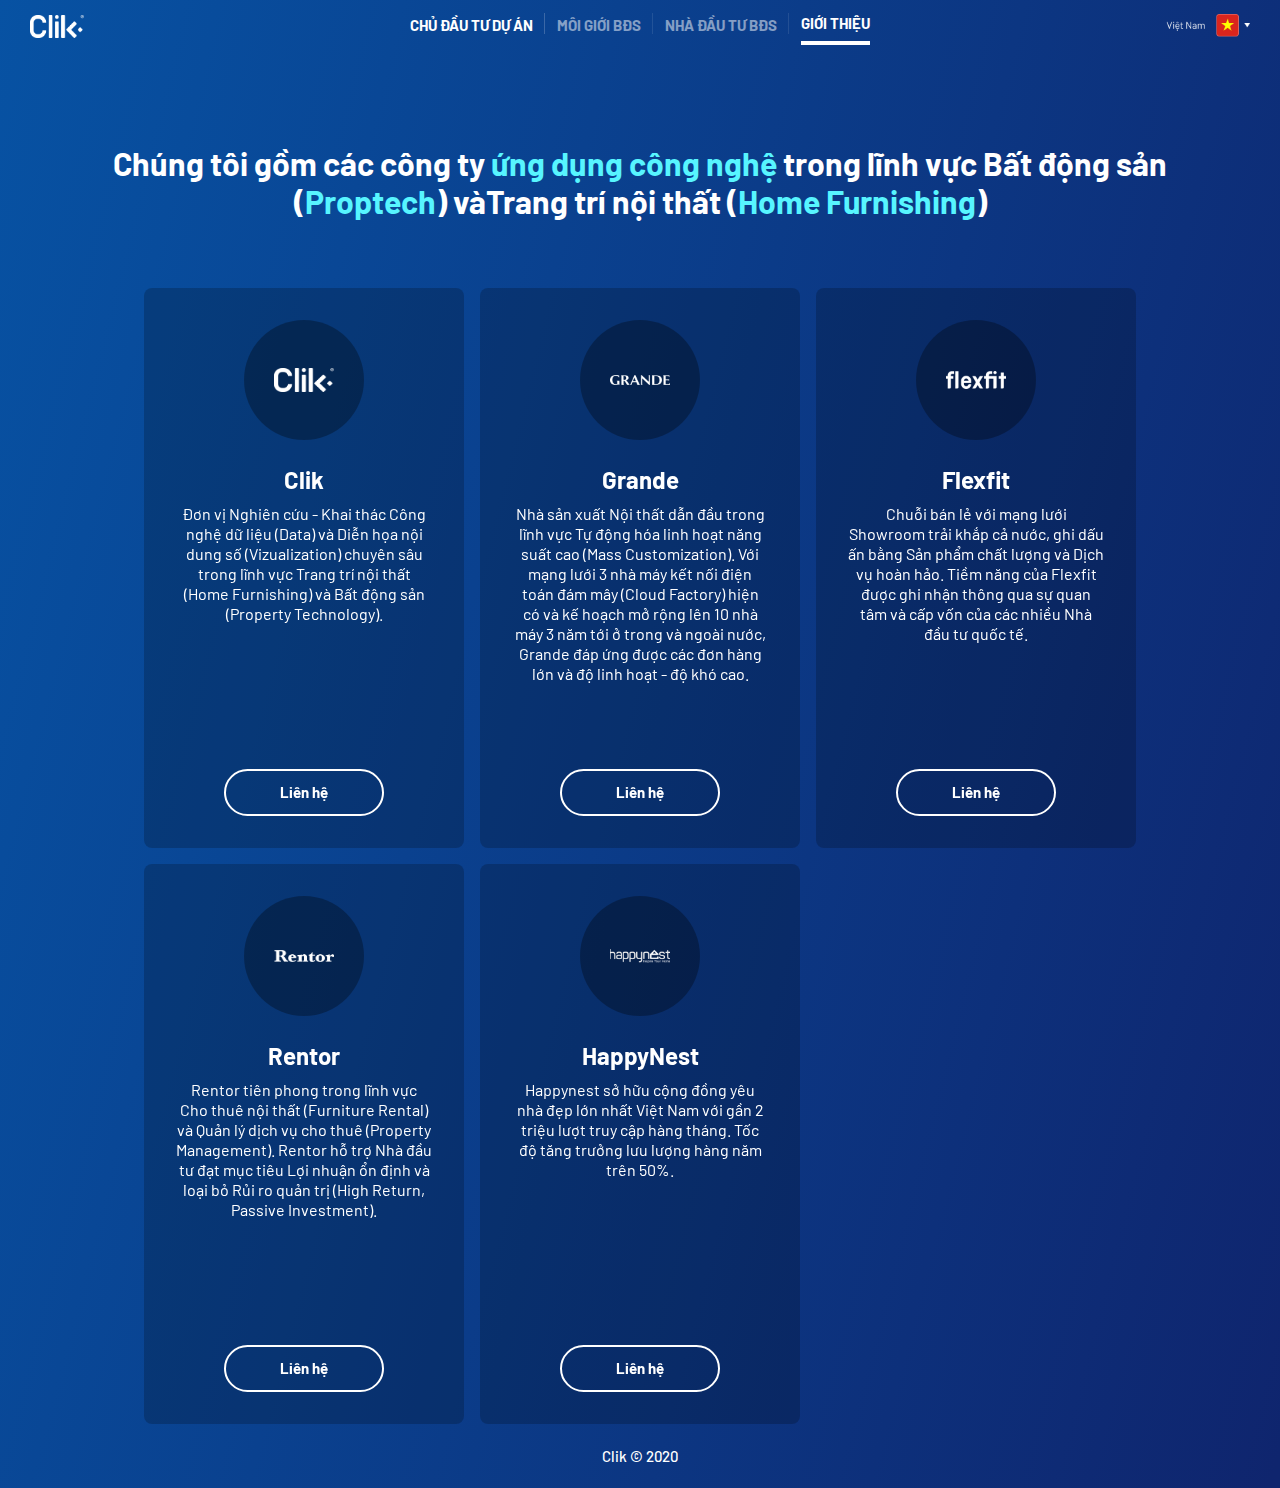
<file: about-us.html>
<!DOCTYPE html>
<html lang="vi">
  <head>
    <meta
      name="viewport"
      content="width=device-width, initial-scale=1.0, minimum-scale=1.0, maximum-scale=1.0"
    />
    <meta name="apple-mobile-web-app-capable" content="yes" />
    <meta name="apple-mobile-web-app-status-bar-style" content="black" />
    <meta http-equiv="Content-Type" content="text/html;charset=utf-8" />
    <meta http-equiv="x-ua-compatible" content="IE=edge" />

    <meta
      property="description"
      content="Với Clik, ứng dụng công nghệ trong lĩnh vực Bất động sản (Proptech) và Trang trí nội thất (Home Furnishing) luôn dễ dàng."
    />

    <meta property="fb:app_id" content="932232577295350" />
    <meta property="og:site_name" content="Developer" />
    <meta property="og:url" content="https://developer.clik.vn" />
    <meta
      property="og:description"
      content="Với Clik, ứng dụng công nghệ trong lĩnh vực Bất động sản (Proptech) và Trang trí nội thất (Home Furnishing) luôn dễ dàng."
    />
    <meta property="og:title" content="Clik | Developer" />
    <meta property="og:type" content="game" />
    <meta
      property="og:image"
      content="https://developer.clik.vn/img/solution-3-1.jpg"
    />

    <meta itemprop="name" content="Clik | Developer" />
    <meta
      itemprop="description"
      content="Với Clik, ứng dụng công nghệ trong lĩnh vực Bất động sản (Proptech) và Trang trí nội thất (Home Furnishing) luôn dễ dàng."
    />
    <meta
      itemprop="image"
      content="https://developer.clik.vn/img/solution-3-1.jpg"
    />

    <meta name="twitter:card" content="player" />
    <meta name="twitter:site" content="@TwitterDev" />
    <meta name="twitter:title" content="Clik | Developer" />
    <meta
      name="twitter:description"
      content="Với Clik, ứng dụng công nghệ trong lĩnh vực Bất động sản (Proptech) và Trang trí nội thất (Home Furnishing) luôn dễ dàng."
    />
    <meta
      name="twitter:image"
      content="https://developer.clik.vn/img/solution-3-1.jpg"
    />

    <title>Clik | Developer</title>
    <!-- Favicons -->
    <link rel="icon" href="img/favicon.png" sizes="16x16" type="image/png" />

    <!-- CSS Implementing Plugins -->
    <link rel="stylesheet" href="css/inc/plugins.css" />
    <!-- CSS one-page-scroll -->
    <link rel="stylesheet" href="css/fullpage.min.css" />
    <!-- CSS Global Compulsory -->
    <link rel="stylesheet" href="css/style.css" />
    <link rel="stylesheet" href="css/responsive.css" />
    <script>
      var _paq = (window._paq = window._paq || []);
      /* tracker methods like "setCustomDimension" should be called before "trackPageView" */
      _paq.push(["trackPageView"]);
      _paq.push(["enableLinkTracking"]);
      (function () {
        var u = "//analytics.clik.vn/";
        _paq.push(["setTrackerUrl", u + "matomo.php"]);
        _paq.push(["setSiteId", "5"]);
        var d = document,
          g = d.createElement("script"),
          s = d.getElementsByTagName("script")[0];
        g.type = "text/javascript";
        g.async = true;
        g.src = u + "matomo.js";
        s.parentNode.insertBefore(g, s);
      })();
    </script>
  </head>

  <body>
    <div id="main-about-us">
      <div id="about-us">
        <div class="site_header menu-about w-100">
          <img class="img-logo" src="img/logo.png" alt="" />
          <nav class="navbar navbar-expand-lg navbar-light">
            <div
              class="collapse navbar-collapse ml-auto mr-auto"
              id="navbarNavAltMarkup"
            >
              <div class="navbar-nav">
                <a class="nav-item nav-link" href="/">Chủ đầu tư dự án</a>
                <a class="nav-item nav-link disabled">Môi giới BĐS</a>
                <a class="nav-item nav-link disabled">Nhà đầu tư BĐS</a>
                <a class="nav-item nav-link active">Giới thiệu</a>
              </div>
            </div>
          </nav>
          <img class="img-lang" src="img/lang.png" alt="" />
        </div>
      </div>
      <section id="contact">
        <div class="contact-title">
          Chúng tôi gồm các công ty
          <div class="highlight">ứng dụng công nghệ</div>
          trong lĩnh vực Bất động sản<br />(<div class="highlight">Proptech</div>)
          vàTrang trí nội thất (<div class="highlight">Home Furnishing</div>)
        </div>
        <div class="contact-content">
          <!-- Clik -->
          <div id="clik-content" class="contact-item">
            <div class="contact-item-flip-wrapper">
              <div class="contact-item-content">
                <div class="contact-item-brand-circle">
                  <div class="contact-item-brand-img">
                    <img src="img/logo.png" alt="" />
                  </div>
                </div>
                <div class="contact-item-brand-title">Clik</div>
                <div class="contact-item-brand-description">
                  Đơn vị Nghiên cứu - Khai thác Công nghệ dữ liệu (Data) và Diễn
                  họa nội dung số (Vizualization) chuyên sâu trong lĩnh vực Trang
                  trí nội thất (Home Furnishing) và Bất động sản (Property
                  Technology).
                </div>
                <button type="button" class="btn btn-light contact-btn" onclick="showContactForm(this)">
                  Liên hệ
                </button>
              </div>
              <div class="contact-item-content contact-item-content-flip">
                <img src="img/about-us-request-form.png" alt="" onclick="hideContactForm(this)" />
              </div>
            </div>
          </div>
          <!-- Grande -->
          <div class="contact-item">
            <div class="contact-item-content">
              <div class="contact-item-brand-circle">
                <div class="contact-item-brand-img">
                  <img src="img/logo-grande.png" alt="" />
                </div>
              </div>
              <div class="contact-item-brand-title">Grande</div>
              <div class="contact-item-brand-description">
                Nhà sản xuất Nội thất dẫn đầu trong lĩnh vực Tự động hóa linh
                hoạt năng suất cao (Mass Customization). Với mạng lưới 3 nhà máy
                kết nối điện toán đám mây (Cloud Factory) hiện có và kế hoạch mở
                rộng lên 10 nhà máy 3 năm tới ở trong và ngoài nước, Grande đáp
                ứng được các đơn hàng lớn và độ linh hoạt - độ khó cao.
              </div>
              <button type="button" class="btn btn-light contact-btn">
                Liên hệ
              </button>
            </div>
          </div>
          <!-- Flexfit -->
          <div class="contact-item">
            <div class="contact-item-content">
              <div class="contact-item-brand-circle">
                <div class="contact-item-brand-img">
                  <img src="img/logo-flexfit.png" alt="" />
                </div>
              </div>
              <div class="contact-item-brand-title">Flexfit</div>
              <div class="contact-item-brand-description">
                Chuỗi bán lẻ với mạng lưới Showroom trải khắp cả nước, ghi dấu
                ấn bằng Sản phẩm chất lượng và Dịch vụ hoàn hảo. Tiềm năng của
                Flexfit được ghi nhận thông qua sự quan tâm và cấp vốn của các
                nhiều Nhà đầu tư quốc tế.
              </div>
              <button type="button" class="btn btn-light contact-btn">
                Liên hệ
              </button>
            </div>
          </div>
          <!-- Rentor -->
          <div class="contact-item">
            <div class="contact-item-content">
              <div class="contact-item-brand-circle">
                <div class="contact-item-brand-img">
                  <img src="img/logo-rentor.png" alt="" />
                </div>
              </div>
              <div class="contact-item-brand-title">Rentor</div>
              <div class="contact-item-brand-description">
                Rentor tiên phong trong lĩnh vực Cho thuê nội thất (Furniture
                Rental) và Quản lý dịch vụ cho thuê (Property Management).
                Rentor hỗ trợ Nhà đầu tư đạt mục tiêu Lợi nhuận ổn định và loại
                bỏ Rủi ro quản trị (High Return, Passive Investment).
              </div>
              <button type="button" class="btn btn-light contact-btn">
                Liên hệ
              </button>
            </div>
          </div>
          <!-- HappyNest -->
          <div class="contact-item">
            <div class="contact-item-content">
              <div class="contact-item-brand-circle">
                <div class="contact-item-brand-img">
                  <img src="img/logo-happy-nest.png" alt="" />
                </div>
              </div>
              <div class="contact-item-brand-title">HappyNest</div>
              <div class="contact-item-brand-description">
                Happynest sở hữu cộng đồng yêu nhà đẹp lớn nhất Việt Nam với gần
                2 triệu lượt truy cập hàng tháng. Tốc độ tăng trưởng lưu lượng
                hàng năm trên 50%.
              </div>
              <button type="button" class="btn btn-light contact-btn">
                Liên hệ
              </button>
            </div>
          </div>
        </div>
        <div class="contact-footer-text">Clik © 2020</div>
      </section>
    </div>
    <div class="menu">
      <div class="menu-content">
        <img
          class="img-close-menu-icon"
          src="img-mobile/close-icon.jpg"
          alt=""
          onclick="closeMenu()"
        />
        <div class="menu-content-wrapper">
          <a class="menu-item" href="/">Chủ đầu tư dự án</a>
          <a class="menu-item disabled">Môi giới BĐS</a>
          <a class="menu-item disabled">Nhà đầu tư BĐS</a>
          <a class="menu-item active">Giới thiệu</a>
        </div>
      </div>
    </div>
    <div id="mobile-main-about-us">
      <img class="img-mobile-logo" src="img-mobile/logo.png" alt="" />
      <img
        class="img-mobile-lang"
        src="img-mobile/lang.png"
        alt=""
        onclick="openMenu()"
      />
      <div class="contact-title">
        Chúng tôi gồm các công ty<br>
        <div class="highlight">ứng dụng công nghệ</div>
        trong <br> lĩnh vực Bất động sản<br>(<div class="highlight">Proptech</div>) vàTrang trí nội<br>thất
        (<div class="highlight">Home Furnishing</div>)
      </div>
      <div class="contact-content">
        <!-- Clik -->
        <div id="clik-content" class="contact-item">
          <div class="contact-item-flip-wrapper">
            <div class="contact-item-content">
              <div class="contact-item-brand-circle">
                <div class="contact-item-brand-img">
                  <img src="img/logo.png" alt="" />
                </div>
              </div>
              <div class="contact-item-brand-title">Clik</div>
              <div class="contact-item-brand-description">
                Đơn vị Nghiên cứu - Khai thác Công nghệ dữ liệu (Data) và Diễn
                họa nội dung số (Vizualization) chuyên sâu trong lĩnh vực Trang
                trí nội thất (Home Furnishing) và Bất động sản (Property
                Technology).
              </div>
              <button type="button" class="btn btn-light contact-btn" onclick="showContactForm(this)">
                Liên hệ
              </button>
            </div>
            <div class="contact-item-content contact-item-content-flip">
              <img src="img/about-us-request-form.png" alt="" onclick="hideContactForm(this)" />
            </div>
          </div>
        </div>
        <!-- Grande -->
        <div class="contact-item">
          <div class="contact-item-content">
            <div class="contact-item-brand-circle">
              <div class="contact-item-brand-img">
                <img src="img/logo-grande.png" alt="" />
              </div>
            </div>
            <div class="contact-item-brand-title">Grande</div>
            <div class="contact-item-brand-description">
              Nhà sản xuất Nội thất dẫn đầu trong lĩnh vực Tự động hóa linh hoạt
              năng suất cao (Mass Customization). Với mạng lưới 3 nhà máy kết
              nối điện toán đám mây (Cloud Factory) hiện có và kế hoạch mở rộng
              lên 10 nhà máy 3 năm tới ở trong và ngoài nước, Grande đáp ứng
              được các đơn hàng lớn và độ linh hoạt - độ khó cao.
            </div>
            <button type="button" class="btn btn-light contact-btn">
              Liên hệ
            </button>
          </div>
        </div>
        <!-- Flexfit -->
        <div class="contact-item">
          <div class="contact-item-content">
            <div class="contact-item-brand-circle">
              <div class="contact-item-brand-img">
                <img src="img/logo-flexfit.png" alt="" />
              </div>
            </div>
            <div class="contact-item-brand-title">Flexfit</div>
            <div class="contact-item-brand-description">
              Chuỗi bán lẻ với mạng lưới Showroom trải khắp cả nước, ghi dấu ấn
              bằng Sản phẩm chất lượng và Dịch vụ hoàn hảo. Tiềm năng của
              Flexfit được ghi nhận thông qua sự quan tâm và cấp vốn của các
              nhiều Nhà đầu tư quốc tế.
            </div>
            <button type="button" class="btn btn-light contact-btn">
              Liên hệ
            </button>
          </div>
        </div>
        <!-- Rentor -->
        <div class="contact-item">
          <div class="contact-item-content">
            <div class="contact-item-brand-circle">
              <div class="contact-item-brand-img">
                <img src="img/logo-rentor.png" alt="" />
              </div>
            </div>
            <div class="contact-item-brand-title">Rentor</div>
            <div class="contact-item-brand-description">
              Rentor tiên phong trong lĩnh vực Cho thuê nội thất (Furniture
              Rental) và Quản lý dịch vụ cho thuê (Property Management). Rentor
              hỗ trợ Nhà đầu tư đạt mục tiêu Lợi nhuận ổn định và loại bỏ Rủi ro
              quản trị (High Return, Passive Investment).
            </div>
            <button type="button" class="btn btn-light contact-btn">
              Liên hệ
            </button>
          </div>
        </div>
        <!-- HappyNest -->
        <div class="contact-item">
          <div class="contact-item-content">
            <div class="contact-item-brand-circle">
              <div class="contact-item-brand-img">
                <img src="img/logo-happy-nest.png" alt="" />
              </div>
            </div>
            <div class="contact-item-brand-title">HappyNest</div>
            <div class="contact-item-brand-description">
              Happynest sở hữu cộng đồng yêu nhà đẹp lớn nhất Việt Nam với gần 2
              triệu lượt truy cập hàng tháng. Tốc độ tăng trưởng lưu lượng hàng
              năm trên 50%.
            </div>
            <button type="button" class="btn btn-light contact-btn">
              Liên hệ
            </button>
          </div>
        </div>
      </div>
      <div class="contact-footer-text">Clik © 2020</div>
    </div>
    <!--========== start footer section =============-->
    <script src="js/jQuery-plugins.js"></script>
    <script src="js/scripts.js"></script>
    <script>
      $(document).ready(() => {
        "use strict";

        // Extra small devices (portrait phones, less than 576px)
        if (window.innerWidth > 575) {
          $("#main-about-us").css("display", "block");
        } else {
          $("#mobile-main-about-us").height(window.innerHeight);
          $("#main-about-us").css("display", "none");
        }

        $(window).resize(() => {
          setTimeout(() => {
            if (window.innerWidth > 575) {
              $("#main-about-us").css("display", "block");
            } else {
              $("#mobile-main-about-us").height(window.innerHeight);
              $("#main-about-us").css("display", "none");
            }
          }, 300);
        });
      });

      function showContactForm(e) {
        $(e).closest('.contact-item').addClass('show-contact');
      }
      
      function hideContactForm(e) {
        $(e).closest('.contact-item').removeClass('show-contact');
      }
    </script>
  </body>
</html>
</file>
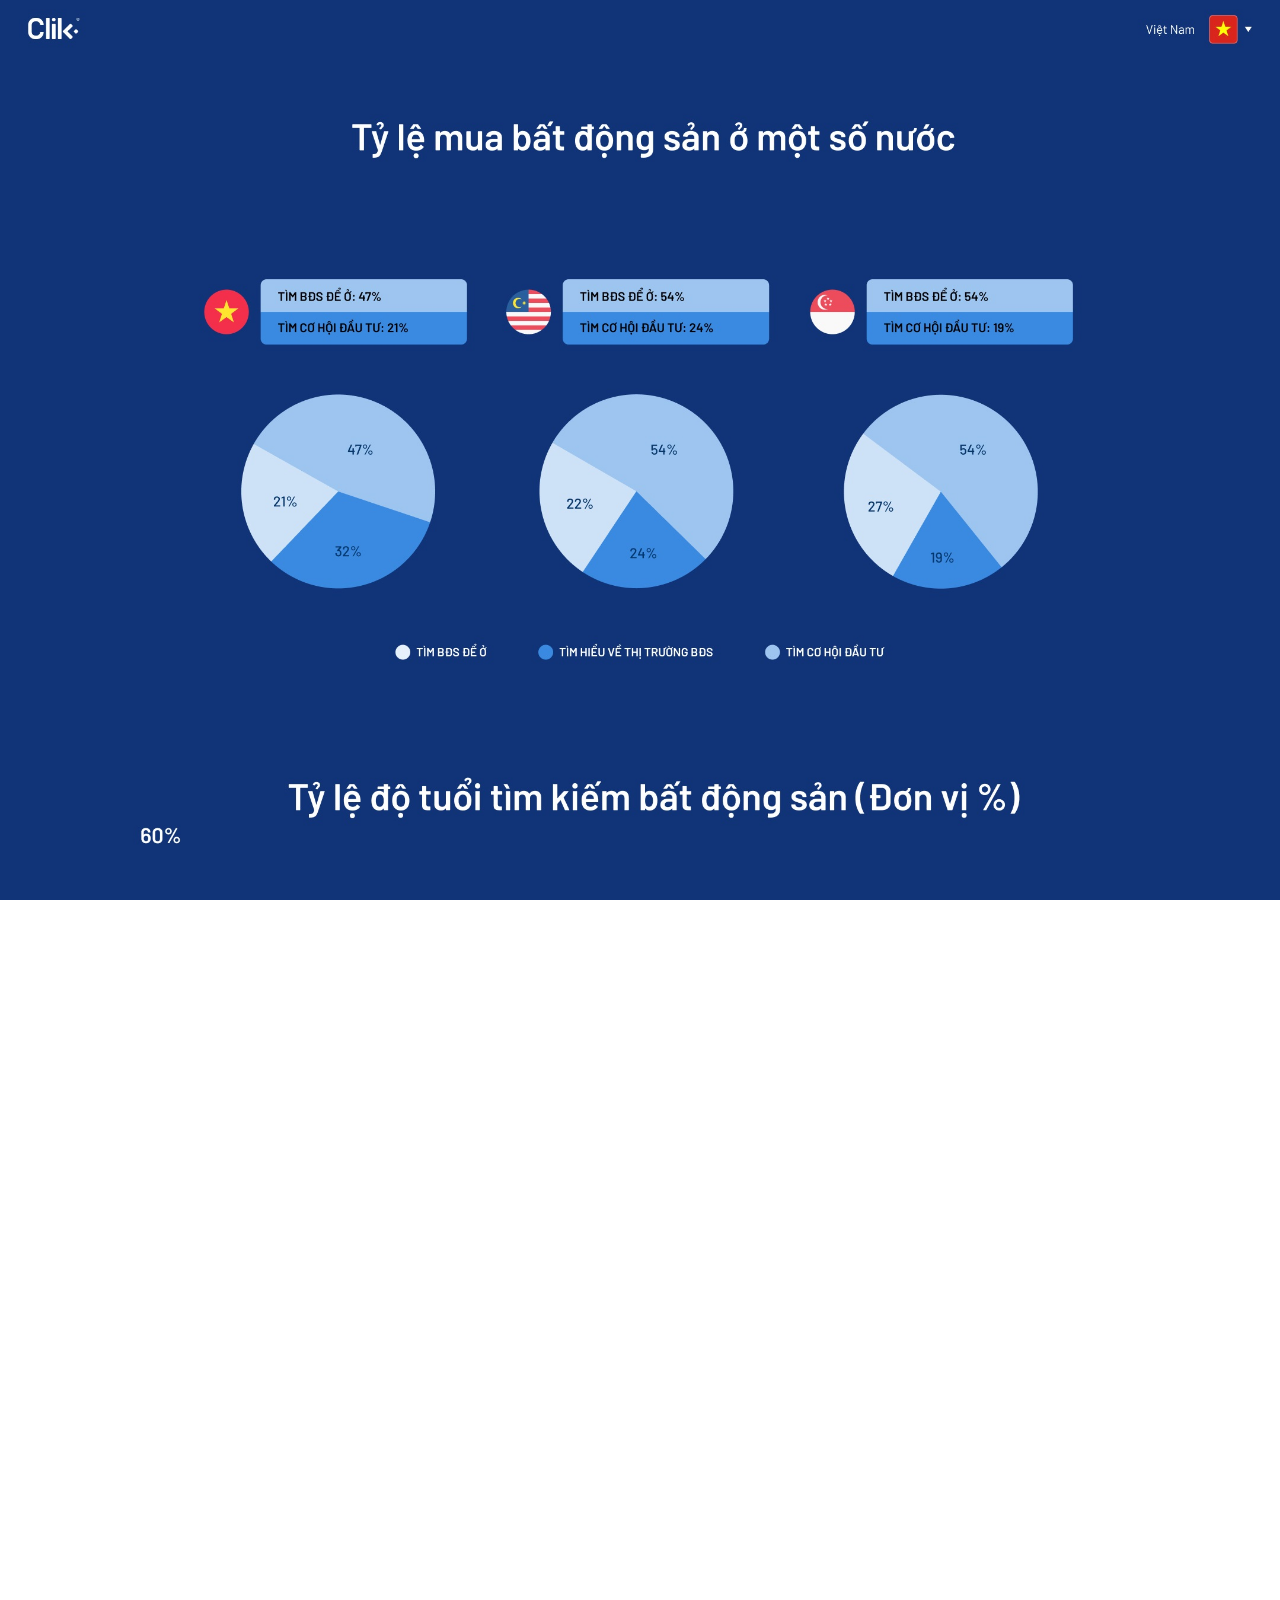
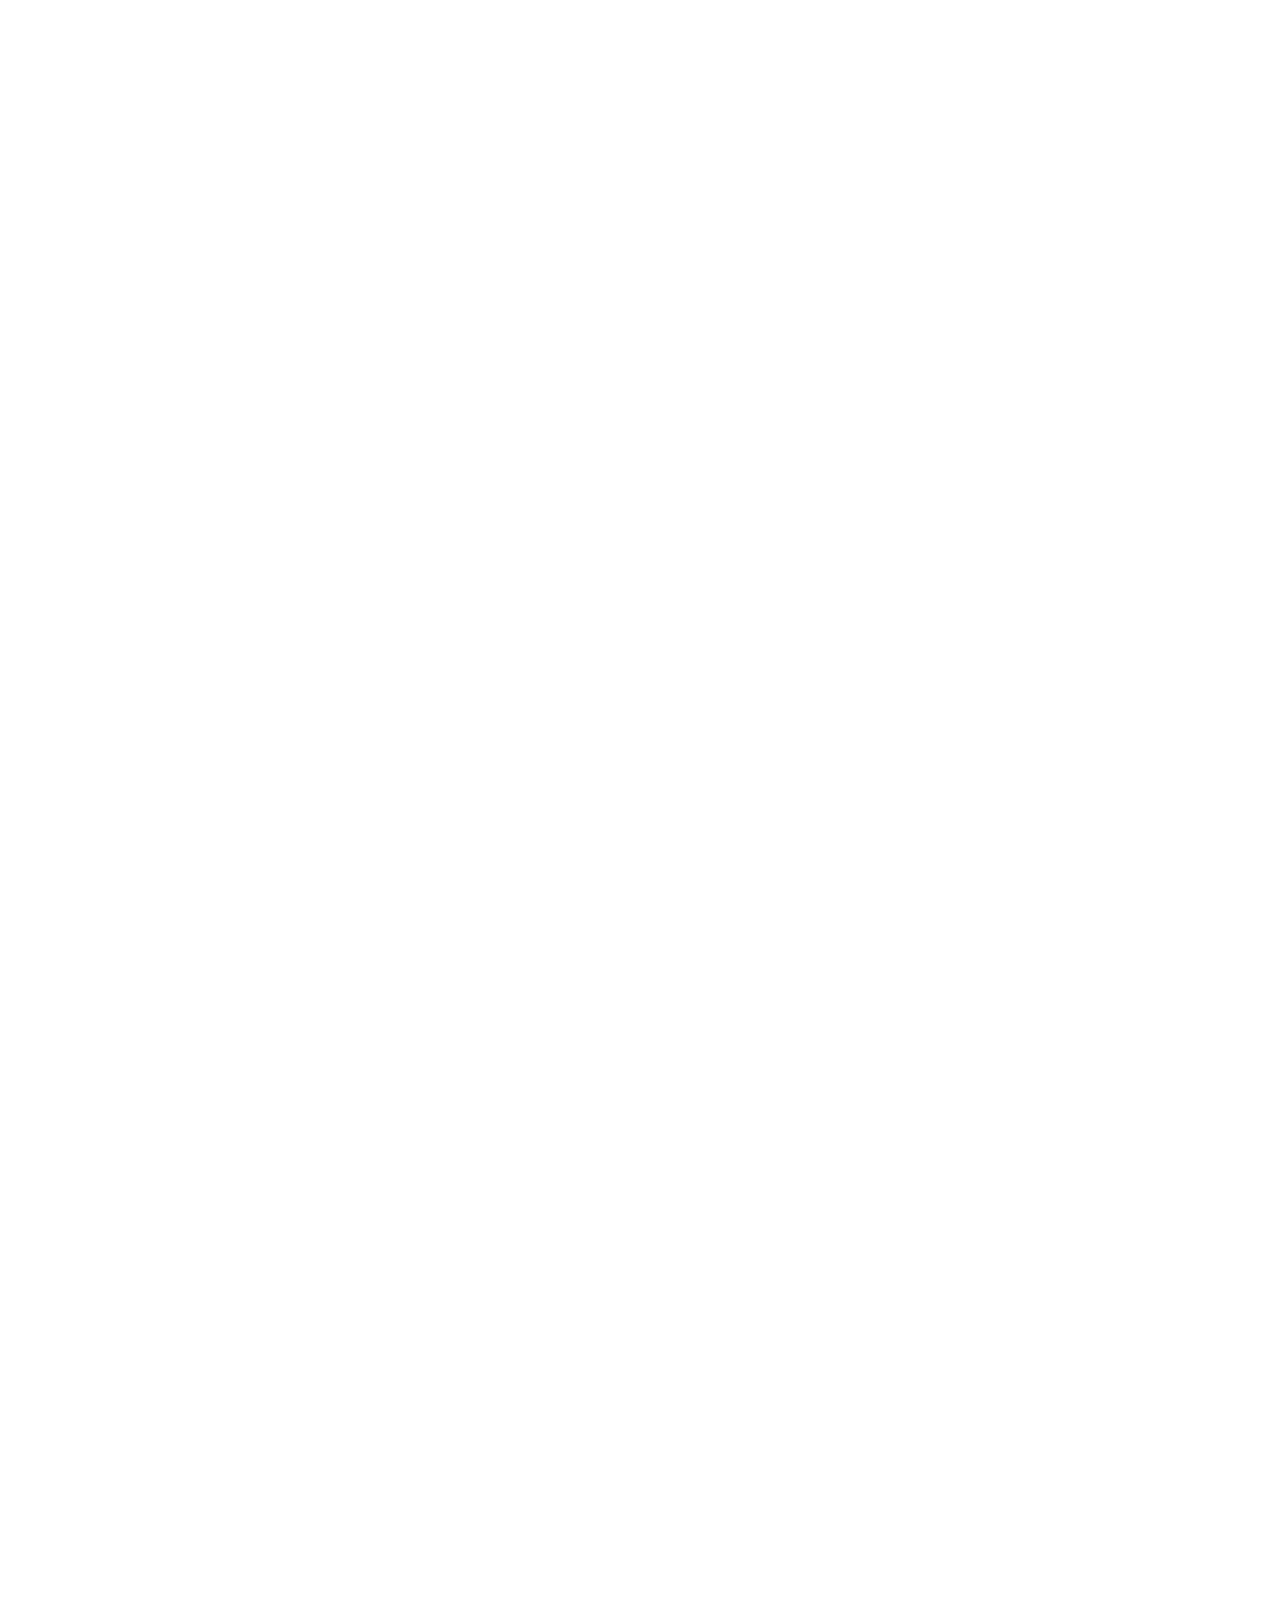
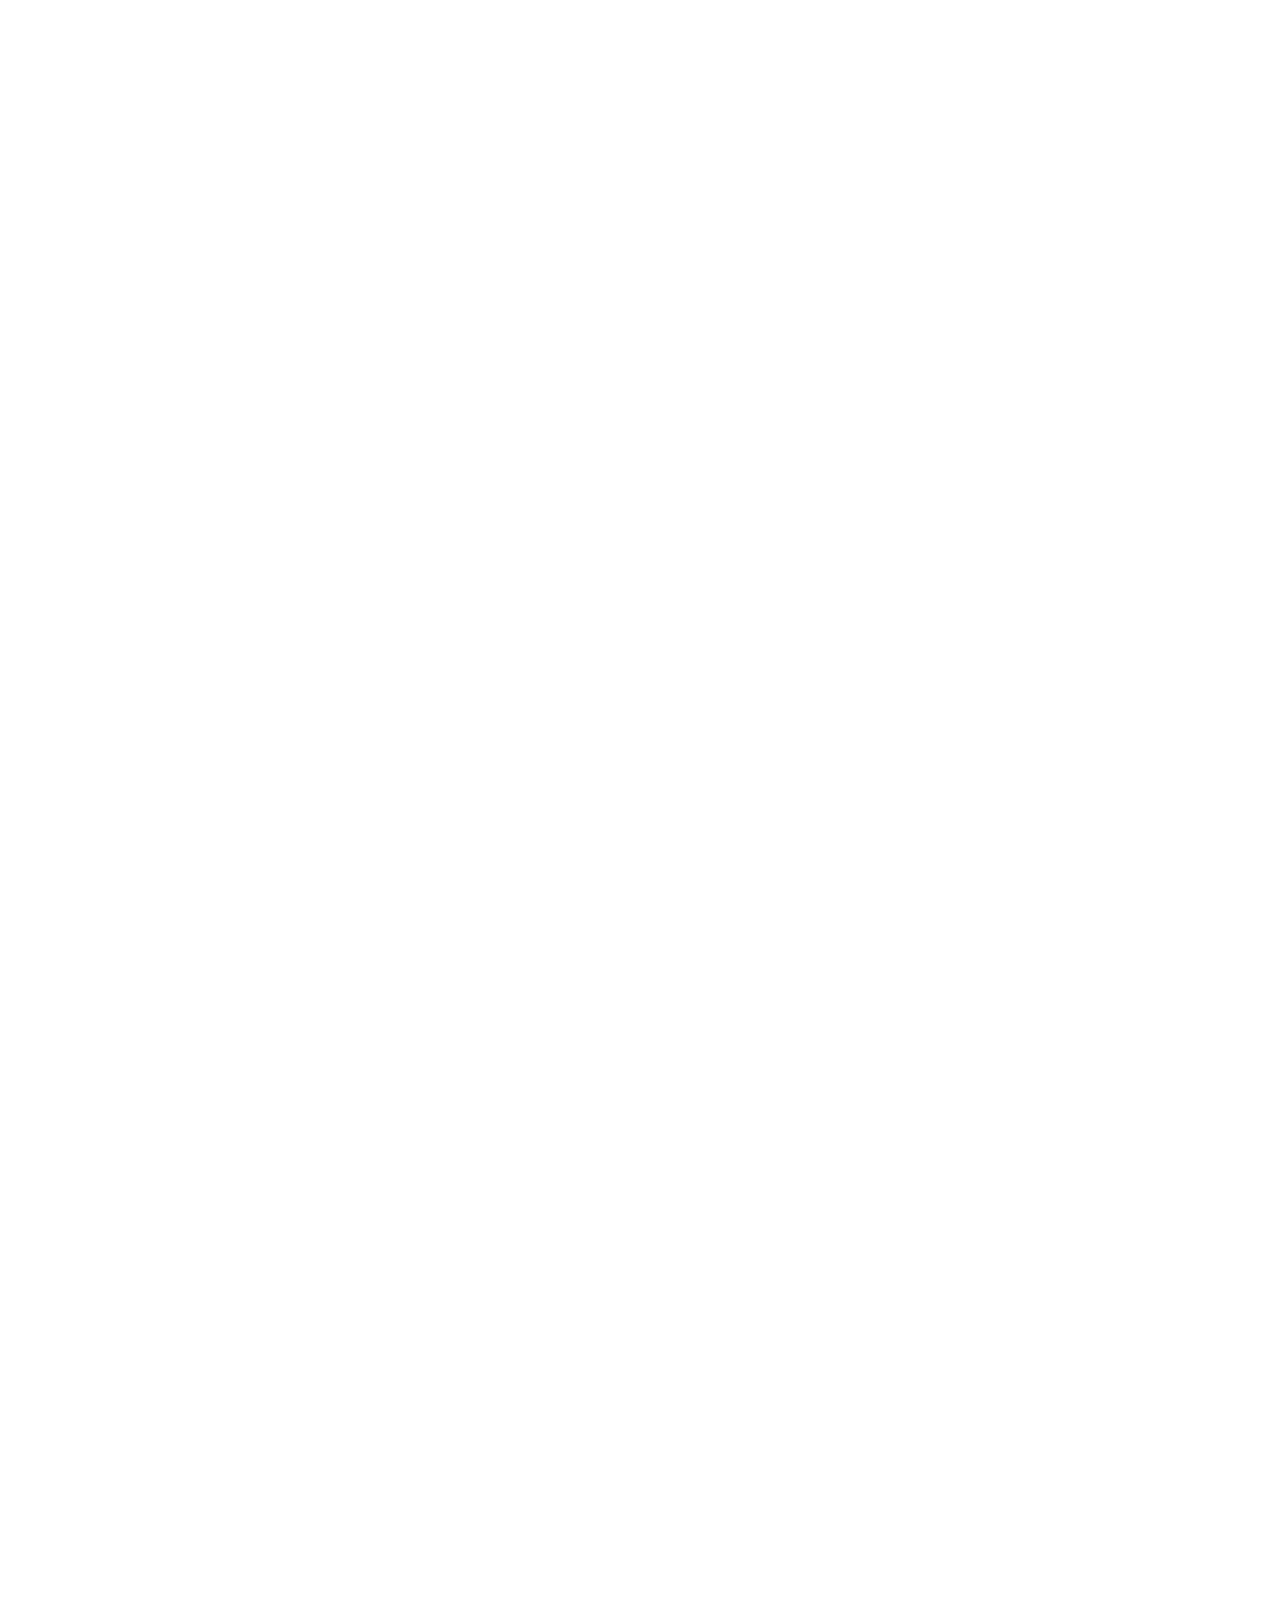
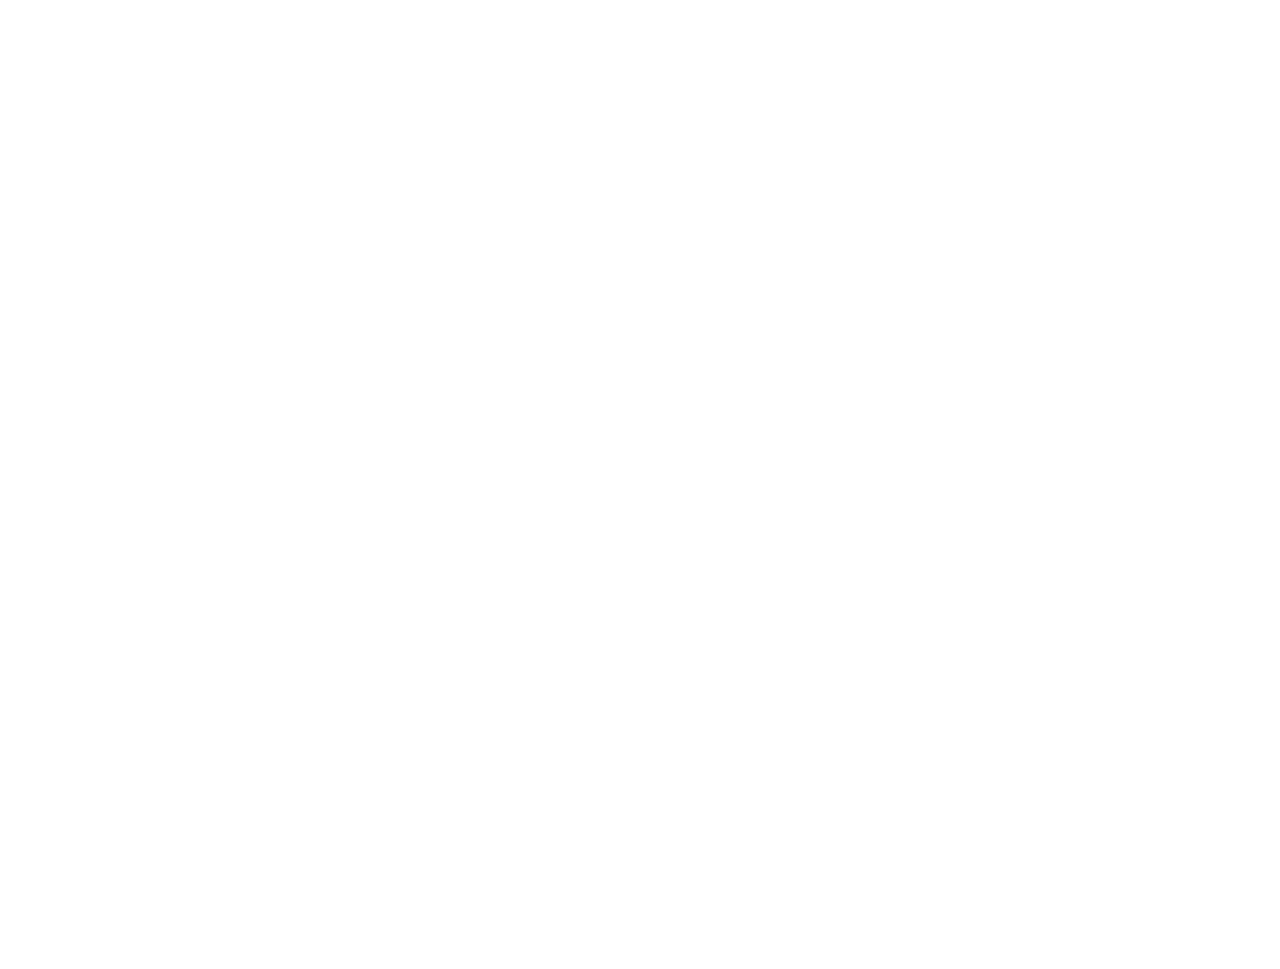
<file: market.html>
<!DOCTYPE html>
<html lang="vi">
  <head>
    <meta
      name="viewport"
      content="width=device-width, initial-scale=1.0, minimum-scale=1.0, maximum-scale=1.0"
    />
    <meta name="apple-mobile-web-app-capable" content="yes" />
    <meta name="apple-mobile-web-app-status-bar-style" content="black" />
    <meta http-equiv="Content-Type" content="text/html;charset=utf-8" />
    <meta http-equiv="x-ua-compatible" content="IE=edge" />

    <meta
      property="description"
      content="Với Clik, ứng dụng công nghệ trong lĩnh vực Bất động sản (Proptech) và Trang trí nội thất (Home Furnishing) luôn dễ dàng."
    />

    <meta property="fb:app_id" content="932232577295350" />
    <meta property="og:site_name" content="Developer" />
    <meta property="og:url" content="https://developer.clik.vn" />
    <meta
      property="og:description"
      content="Với Clik, ứng dụng công nghệ trong lĩnh vực Bất động sản (Proptech) và Trang trí nội thất (Home Furnishing) luôn dễ dàng."
    />
    <meta property="og:title" content="Clik | Developer" />
    <meta property="og:type" content="game" />
    <meta
      property="og:image"
      content="https://developer.clik.vn/img/solution-3-1.jpg"
    />

    <meta itemprop="name" content="Clik | Developer" />
    <meta
      itemprop="description"
      content="Với Clik, ứng dụng công nghệ trong lĩnh vực Bất động sản (Proptech) và Trang trí nội thất (Home Furnishing) luôn dễ dàng."
    />
    <meta
      itemprop="image"
      content="https://developer.clik.vn/img/solution-3-1.jpg"
    />

    <meta name="twitter:card" content="player" />
    <meta name="twitter:site" content="@TwitterDev" />
    <meta name="twitter:title" content="Clik | Developer" />
    <meta
      name="twitter:description"
      content="Với Clik, ứng dụng công nghệ trong lĩnh vực Bất động sản (Proptech) và Trang trí nội thất (Home Furnishing) luôn dễ dàng."
    />
    <meta
      name="twitter:image"
      content="https://developer.clik.vn/img/solution-3-1.jpg"
    />

    <title>Clik | Developer</title>
    <!-- Favicons -->
    <link rel="icon" href="img/favicon.png" sizes="16x16" type="image/png" />

    <!-- CSS Global Compulsory -->
    <link rel="stylesheet" href="css/style.css" />
    <script>
      var _paq = (window._paq = window._paq || []);
      /* tracker methods like "setCustomDimension" should be called before "trackPageView" */
      _paq.push(["trackPageView"]);
      _paq.push(["enableLinkTracking"]);
      (function () {
        var u = "//analytics.clik.vn/";
        _paq.push(["setTrackerUrl", u + "matomo.php"]);
        _paq.push(["setSiteId", "5"]);
        var d = document,
          g = d.createElement("script"),
          s = d.getElementsByTagName("script")[0];
        g.type = "text/javascript";
        g.async = true;
        g.src = u + "matomo.js";
        s.parentNode.insertBefore(g, s);
      })();
    </script>
  </head>

  <body>
    <div id="website-marker">
      <img class="website-marker__img" src="img/market-page.jpg" alt="" />
    </div>
    <!--========== start footer section =============-->
    <script src="js/jQuery-plugins.js"></script>
    <script>
      $(document).ready(() => {
        'use strict';

        $('#website-marker').width(window.innerWidth);
        $('#website-marker').height(window.innerHeight);
      });

      $(window).resize(() => {
        setTimeout(() => {
          $('#website-marker').width(window.innerWidth);
          $('#website-marker').height(window.innerHeight);
        }, 300);
      });
    </script>
  </body>
</html>
</file>
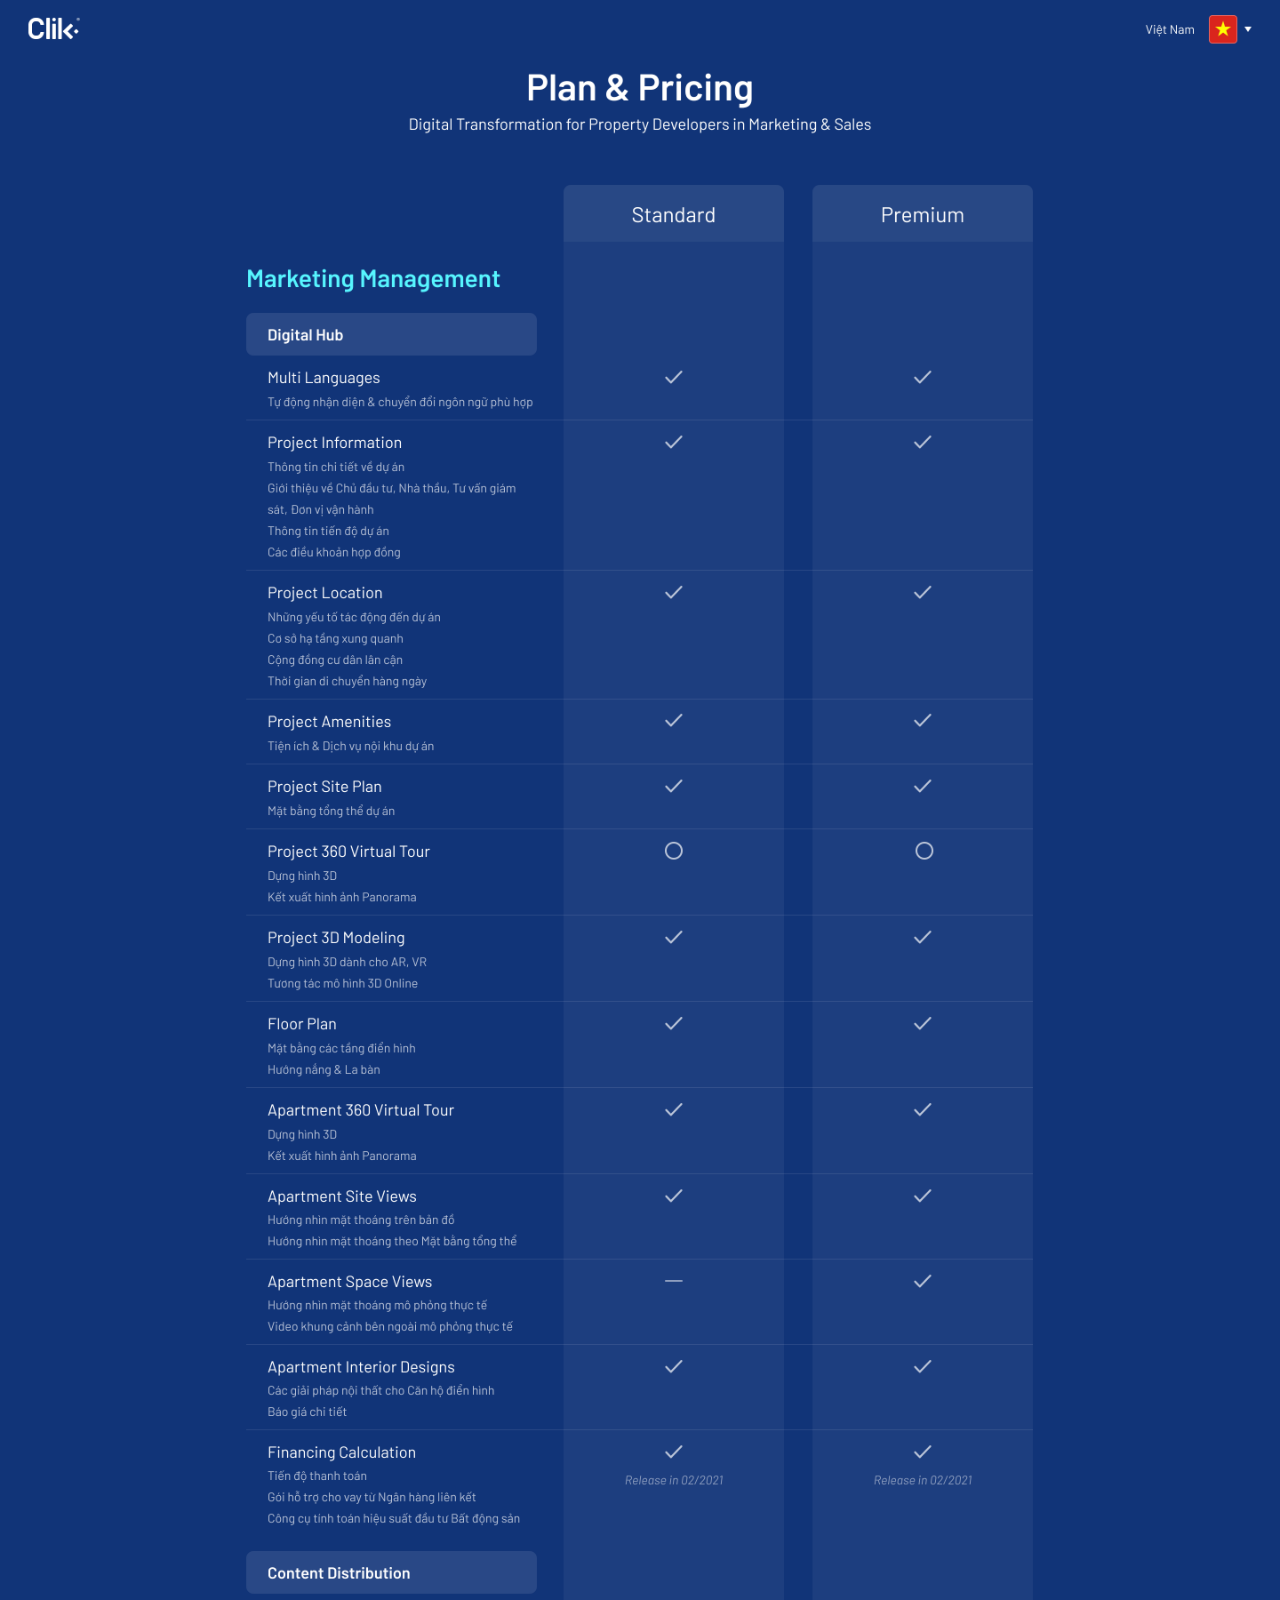
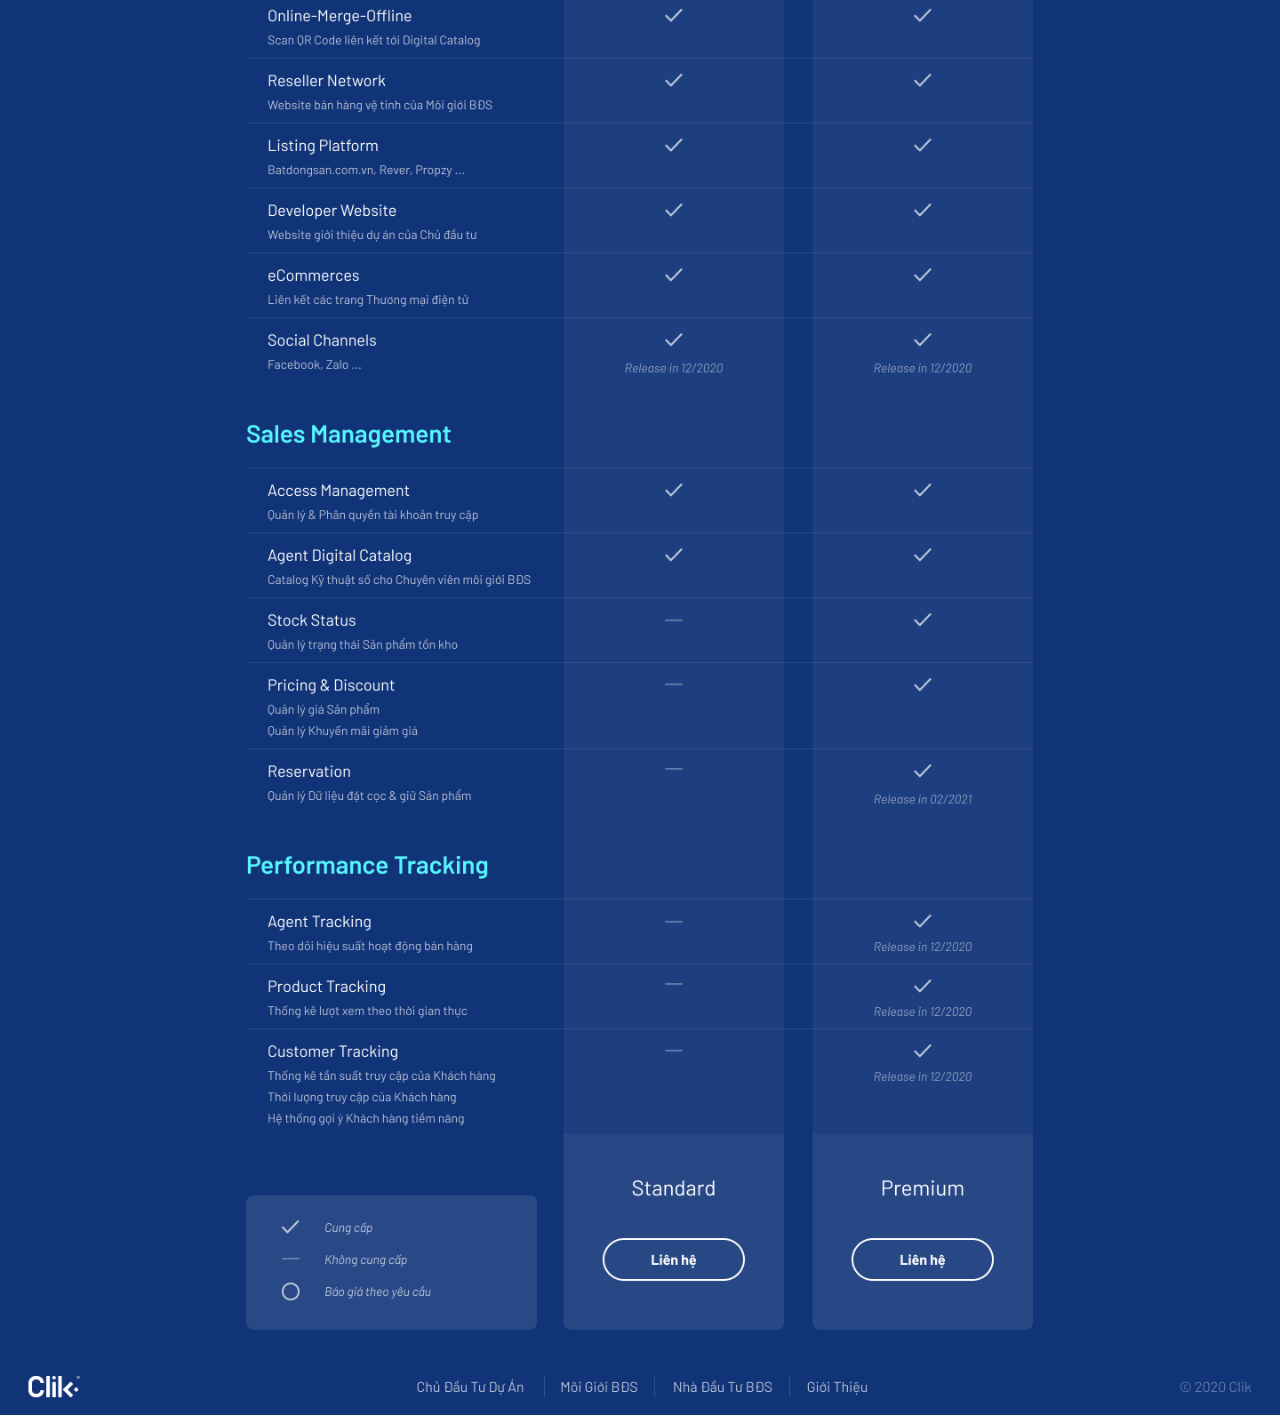
<file: plan-pricing.html>
<!DOCTYPE html>
<html lang="vi">
  <head>
    <meta
      name="viewport"
      content="width=device-width, initial-scale=1.0, minimum-scale=1.0, maximum-scale=1.0"
    />
    <meta name="apple-mobile-web-app-capable" content="yes" />
    <meta name="apple-mobile-web-app-status-bar-style" content="black" />
    <meta http-equiv="Content-Type" content="text/html;charset=utf-8" />
    <meta http-equiv="x-ua-compatible" content="IE=edge" />

    <meta
      property="description"
      content="Với Clik, ứng dụng công nghệ trong lĩnh vực Bất động sản (Proptech) và Trang trí nội thất (Home Furnishing) luôn dễ dàng."
    />

    <meta property="fb:app_id" content="932232577295350" />
    <meta property="og:site_name" content="Developer" />
    <meta property="og:url" content="https://developer.clik.vn" />
    <meta
      property="og:description"
      content="Với Clik, ứng dụng công nghệ trong lĩnh vực Bất động sản (Proptech) và Trang trí nội thất (Home Furnishing) luôn dễ dàng."
    />
    <meta property="og:title" content="Clik | Developer" />
    <meta property="og:type" content="game" />
    <meta
      property="og:image"
      content="https://developer.clik.vn/img/solution-3-1.jpg"
    />

    <meta itemprop="name" content="Clik | Developer" />
    <meta
      itemprop="description"
      content="Với Clik, ứng dụng công nghệ trong lĩnh vực Bất động sản (Proptech) và Trang trí nội thất (Home Furnishing) luôn dễ dàng."
    />
    <meta
      itemprop="image"
      content="https://developer.clik.vn/img/solution-3-1.jpg"
    />

    <meta name="twitter:card" content="player" />
    <meta name="twitter:site" content="@TwitterDev" />
    <meta name="twitter:title" content="Clik | Developer" />
    <meta
      name="twitter:description"
      content="Với Clik, ứng dụng công nghệ trong lĩnh vực Bất động sản (Proptech) và Trang trí nội thất (Home Furnishing) luôn dễ dàng."
    />
    <meta
      name="twitter:image"
      content="https://developer.clik.vn/img/solution-3-1.jpg"
    />

    <title>Clik | Developer</title>
    <!-- Favicons -->
    <link rel="icon" href="img/favicon.png" sizes="16x16" type="image/png" />

    <!-- CSS Global Compulsory -->
    <link rel="stylesheet" href="css/plan-pricing.css" />
    <script>
      var _paq = (window._paq = window._paq || []);
      /* tracker methods like "setCustomDimension" should be called before "trackPageView" */
      _paq.push(["trackPageView"]);
      _paq.push(["enableLinkTracking"]);
      (function () {
        var u = "//analytics.clik.vn/";
        _paq.push(["setTrackerUrl", u + "matomo.php"]);
        _paq.push(["setSiteId", "5"]);
        var d = document,
          g = d.createElement("script"),
          s = d.getElementsByTagName("script")[0];
        g.type = "text/javascript";
        g.async = true;
        g.src = u + "matomo.js";
        s.parentNode.insertBefore(g, s);
      })();
    </script>
  </head>

  <body>
    <div id="bds-plan-pricing">
      <img class="image-plan-pricing" src="img/plan-pricing.png" alt="" />
    </div>
    <div id="bds-plan-pricing-mobile-standard">
      <img
        id="image-plan-pricing-mobile"
        src="img-mobile/mobile_standard.png"
        alt=""
        onclick="changeImageMobile()"
      />
    </div>
    <!--========== start footer section =============-->
    <script src="js/jQuery-plugins.js"></script>
    <script src="js/scripts.js"></script>

    <script>
      $(document).ready(() => {
        'use strict';

        // Extra small devices (portrait phones, less than 576px)
        if (window.innerWidth > 575) {
          $('#bds-plan-pricing').css('display', 'block');
          $('#bds-plan-pricing-mobile-standard').css('display', 'none');
        } else {
          $('#bds-plan-pricing-mobile-standard').height(window.innerHeight);
          $('#bds-plan-pricing').css('display', 'none');
        }

        $(window).resize(() => {
          setTimeout(() => {
            if (window.innerWidth > 575) {
              $('#bds-plan-pricing').css('display', 'block');
              $('#bds-plan-pricing-mobile-standard').css('display', 'none');
            } else {
              $('#bds-plan-pricing-mobile-standard').height(window.innerHeight);
                $('#bds-plan-pricing-mobile-standard').css('display', 'block');
              $('#bds-plan-pricing').css('display', 'none');
            }
          }, 300);
        });
      });
    </script>
  </body>
</html>
</file>
<file: css/responsive.css>
/* Large devices (desktops, less than 1600px) */
@media (max-width: 1600px) {
  .section .section-content .content-title .title-first-level {
    font-size: 22px;
    line-height: 26px;
  }

  .section .section-content .content-title .title-second-level {
    font-size: 28px;
    line-height: 32px;
  }

  .section .section-content .content-description {
    font-size: 20px;
    line-height: 28px;
  }

  #problems .problem-content .img-problems-1 .content-title {
    font-size: 36px;
    line-height: 43px;
  }

  #problems .problem-content .img-problems-1 .content-overall .content-overall-title {
    font-size: 18px;
    line-height: 24px;
  }

  #problems .problem-content .img-problems-1 .content-overall .content-overall-description {
    font-size: 16px;
    line-height: 24px;
  }

  #actions .img-action-2 .content-title {
    font-size: 36px;
    line-height: 43px;
  }

  #actions .img-action-2 .content-overall .content-step::before {
    font-size: 18px;
    line-height: 32px;
  }

  #actions .img-action-2 .content-overall .content-step .content-step-title {
    font-size: 18px;
    line-height: 24px;
  }

  #actions .img-action-2 .content-overall .content-step .content-step-description {
    font-size: 16px;
    line-height: 24px;
  }

  #actions .img-action-2 .content-overall .content-step .action-btn {
    font-size: 16px;
  }

  #actions .img-action-2 .content-note {
    font-size: 16px;
    line-height: 24px;
  }

  #case-study .content .title {
    font-size: 36px;
    line-height: 43px;
  }

  #contact .contact-content .contact-item {
    padding-top: 140%;
  }
}

@media (max-width: 1440px) {
  .section .section-content .content-title .title-first-level {
    font-size: 18px;
    line-height: 22px;
  }

  .section .section-content .content-title .title-second-level {
    font-size: 24px;
    line-height: 28px;
  }

  .section .section-content .content-description {
    font-size: 16px;
    line-height: 24px;
  }

  #actions .img-action-2 .content-overall .content-step {
    padding-left: 32px;
  }

  .section .section-content .section-content-description {
    width: 80%;
  }

  #contact .contact-content .contact-item {
    padding-top: 175%;
  }
}

/* Large devices (desktops, less than 1200px) */
@media (max-width: 1199px) {

  #main .solution-btn,
  #main .view-detail-btn {
    font-size: 13px;
    height: 40px;
    padding: 8px 28px;
  }

  #main .view-detail-btn .icon {
    width: 40px !important;
  }

  #problems .problem-content .img-problems-1 {
    max-width: 40%;
    width: 40%;
  }

  #problems .problem-content .img-problems-2 {
    max-width: 60%;
    width: 60%;
  }

  #actions .img-action-1 {
    width: 60%;
  }

  #actions .img-action-2 {
    padding: 0 16px;
    width: 40%;
  }

  #actions .img-action-2 .content-title {
    font-size: 30px;
    line-height: 36px;
  }

  #case-study .content .gallery {
    gap: 20px;
  }

  #contact .contact-title {
    font-size: 24px;
    line-height: 30px;
    top: 14vh;
  }

  #contact .contact-content {
    grid-template-columns: 30vw 30vw 30vw;
  }
}

/* Medium devices (tablets, less than 992px) */
@media (max-width: 991px) {
  #qna2 .img-qna-2-3 {
    bottom: 10px;
  }

  #case-study .content .title {
    font-size: 20px;
    line-height: 30px;
  }

  #case-study .content .gallery {
    gap: 10px;
    margin-top: 15px;
  }

  #case-study .content .gallery .gallery-item {
    height: 500px;
    width: 250px;
  }

  #case-study .content .gallery .gallery-item .overlay {
    height: fit-content;
  }

  #case-study .content .gallery .gallery-item .overlay .header {
    font-size: 14px;
    margin-top: 6px;
  }

  #case-study .content .gallery .gallery-item .overlay .sub-header {
    margin-bottom: 6px;
  }

  #main .solution-btn,
  #main .view-detail-btn {
    font-size: 11px;
    height: 26px;
    padding: 3px 24px 4px;
  }

  #main .view-detail-btn {
    padding-left: 30px !important;
  }

  #main .view-detail-btn .icon {
    width: 26px !important;

  }

  #home .home-title {
    font-size: 36px;
    line-height: 44px;
  }

  .section .section-content .content-title .title-first-level {
    font-size: 12px;
    line-height: 16px;
  }

  .section .section-content .content-title .title-second-level {
    font-size: 14px;
    line-height: 18px;
  }

  .section .section-content .content-description {
    font-size: 11px;
    line-height: 16px;
  }

  .section .section-content .section-content-description {
    width: 90%;
  }

  body:not(.is-mobile) .section .section-content .content-title .title-first-level {
    font-size: 18px;
    line-height: 22px;
  }

  body:not(.is-mobile) .section .section-content .content-title .title-second-level {
    font-size: 24px;
    line-height: 28px;
  }

  body:not(.is-mobile) .section .section-content .content-description {
    font-size: 16px;
    line-height: 24px;
  }

  .is-mobile #problems .problem-content .img-problems-1 .content-title {
    font-size: 24px;
    line-height: 30px;
    margin-bottom: 8px;
  }

  .is-mobile #problems .problem-content .img-problems-1 .content-overall:not(:last-child) {
    margin-bottom: 5px;
  }

  .is-mobile #problems .problem-content .img-problems-1 .content-overall .content-overall-title {
    font-size: 14px;
    line-height: 16px;
  }

  .is-mobile #problems .problem-content .img-problems-1 .content-overall .content-overall-description {
    font-size: 12px;
    line-height: 16px;
  }

  .is-mobile #actions .img-action-2 .content-title {
    font-size: 24px;
    line-height: 30px;
  }

  .is-mobile #actions .img-action-2 .content-overall {
    margin: 15px 0;
  }

  .is-mobile #actions .img-action-2 .content-overall .content-step .content-step-title {
    font-size: 14px;
    line-height: 16px;
  }

  .is-mobile #actions .img-action-2 .content-overall .content-step .content-step-description {
    font-size: 12px;
    line-height: 16px;
  }

  .is-mobile #actions .img-action-2 .content-overall .content-step .action-btn {
    font-size: 14px;
    height: 36px;
    margin-top: 10px;
    width: 144px;
  }

  .is-mobile #actions .img-action-2 .content-note {
    font-size: 12px;
    line-height: 16px;
  }

  .is-mobile #home .home-title {
    font-size: 22px;
    line-height: 30px;
  }

  #contact .contact-title {
    font-size: 20px;
    line-height: 26px;
    top: 16vh;
  }

  #contact .contact-content {
    padding-top: 36vh;
  }

  #contact .contact-content .contact-item {
    padding-top: 220%;
  }

  #contact .contact-content .contact-item .contact-item-content .contact-item-brand-description {
    padding: 0 12px;
  }
}

/* Small devices (landscape phones, less than 768px) */
@media (max-width: 767px) {
  .site_header .nav-item.nav-link {
    font-size: 12px;
  }

  #main .solution-btn,
  #main .view-detail-btn {
    font-size: 11px;
    height: 20px;
    padding: 0 24px 1px;
  }

  #actions .img-action-1 {
    width: 60%;
  }

  #actions .img-action-2 {
    width: 40%;
  }

  #case-study .content .title {
    font-size: 20px;
    line-height: 30px;
  }

  #case-study .content .gallery {
    margin-top: 15px;
  }

  #case-study .content .gallery .gallery-item {
    height: 400px;
  }

  #case-study .content .gallery .gallery-item .overlay {
    height: fit-content;
  }

  #case-study .content .gallery .gallery-item .overlay .header {
    font-size: 14px;
    margin-top: 6px;
  }

  #case-study .content .gallery .gallery-item .overlay .sub-header {
    margin-bottom: 6px;
  }

  .section .section-content .content-title .title-first-level {
    font-size: 12px;
    line-height: 14px;
  }

  .section .section-content .content-title .title-second-level {
    font-size: 14px;
    line-height: 16px;
  }

  .section .section-content .content-description {
    font-size: 10px;
    line-height: 14px;
  }

  #contact .contact-title {
    font-size: 16px;
    line-height: 22px;
    top: 16vh;
  }

  #contact .contact-content {
    gap: 8px 8px;
  }

  #contact .contact-content .contact-item {
    padding-top: 210%;
  }

  #contact .contact-content .contact-item .contact-item-content .contact-item-brand-circle {
    margin-top: 20px;
  }

  #contact .contact-content .contact-item .contact-item-content .contact-item-brand-description {
    font-size: 12px;
    line-height: 16px;
  }

  #contact .contact-content .contact-item .contact-item-content .contact-btn {
    bottom: 20px;
    font-size: 12px;
    padding: 8px 30px;
  }
}

/* Extra small devices (portrait phones, less than 576px) */
@media (max-width: 575px) {
  html {
    overflow: hidden;
  }

  body {
    background-color: #e5e5e5;
    overflow: hidden;
    position: relative;
  }

  #fp-nav {
    display: none;
  }

  .is-mobile.show-menu .menu {
    opacity: 1;
    right: 0;
  }

  .is-mobile .menu .menu-content {
    background-color: #fff;
    height: 100%;
    margin-left: auto;
    overflow: hidden;
    position: relative;
    width: 80%;
  }

  .is-mobile .menu .menu-content .img-close-menu-icon {
    cursor: pointer;
    height: 24px;
    position: absolute;
    right: 16px;
    top: 16px;
    width: 24px;
  }

  .is-mobile .menu .menu-content .menu-content-wrapper {
    display: flex;
    flex-direction: column;
    margin-top: 50px;
    padding: 0 16px;
  }

  .is-mobile .menu .menu-content .menu-content-wrapper .menu-item {
    border-bottom: 1px solid #E4E4E4;
    color: #000;
    font-size: 16px;
    line-height: 19px;
    padding: 16px 0;
    text-transform: uppercase;
  }

  .is-mobile .menu .menu-content .menu-content-wrapper .menu-item.active {
    color: #0752A3;
  }

  .is-mobile .menu .menu-content .menu-content-wrapper .menu-item.disabled {
    cursor: not-allowed;
    opacity: 0.5;
  }

  .is-mobile #mobile-main,
  .is-mobile #mobile-main-about-us {
    display: block;
    overflow-x: hidden;
    overflow-y: auto;
    position: relative;
  }

  .is-mobile #mobile-main::-webkit-scrollbar,
  .is-mobile #mobile-main-about-us::-webkit-scrollbar {
    width: 0;
  }

  #mobile-main .img-mobile-logo,
  #mobile-main-about-us .img-mobile-logo {
    height: 24px;
    left: 16px;
    position: absolute;
    top: 16px;
  }

  #mobile-main .img-mobile-lang,
  #mobile-main-about-us .img-mobile-lang {
    height: 24px;
    position: absolute;
    right: 16px;
    top: 16px;
  }

  #mobile-main .mobile-banner-title {
    color: #fff;
    font-family: 'Conv_Barlow-Bold';
    font-size: 24px;
    left: 0;
    line-height: 29px;
    position: absolute;
    text-align: center;
    top: 120px;
    width: 100%;
  }

  #mobile-main .mobile-banner-title .highlight {
    color: #57f5ff;
    display: inline;
  }

  #mobile-main .mobile-background-image {
    background-position: bottom;
    background-repeat: no-repeat;
    background-size: cover;
    height: 100%;
    margin-bottom: 6px;
    width: 100%;
  }

  #mobile-main .img-mobile-home {
    background-image: url('../img/home-1.jpg');
  }

  #mobile-main .img-mobile-problem {
    background-image: url('../img/problem-2.jpg');
    height: 220px;
    margin: 0;
  }

  #mobile-main .mobile-problem-text {
    background-color: #fff;
    color: #000;
    padding: 24px;
    width: 100%;
  }

  #mobile-main .mobile-problem-text .content-title {
    font-family: 'Conv_Barlow-Bold';
    font-size: 30px;
    line-height: 36px;
    margin-bottom: 24px;
  }

  #mobile-main .mobile-problem-text .content-overall:not(:last-child) {
    margin-bottom: 24px;
  }

  #mobile-main .mobile-problem-text .content-overall .content-overall-title {
    font-family: 'Conv_Barlow-Bold';
    font-size: 18px;
    line-height: 24px;
  }

  #mobile-main .mobile-problem-text .content-overall .content-overall-description {
    font-family: 'Conv_Barlow-Regular';
    font-size: 16px;
    line-height: 24px;
  }

  #solutionMobileOMOBanner.section-fs-banner.fsbanner {
    height: 220px;
    position: relative;
    width: 100%;
  }

  #solutionMobileOMOBanner.section-fs-banner.fsbanner>div .name {
    bottom: 0;
    font-size: 11px;
  }

  #mobile-main .img-mobile-solutions2 {
    background-image: url('../img/solution-2-1.jpg');
    height: 220px;
    margin: 0;
  }

  #mobile-main .img-mobile-solutions3 {
    background-image: url('../img/solution-3-1.jpg');
    height: 220px;
    margin: 0;
  }

  #mobile-main .img-mobile-solutions4 {
    background-image: url('../img/solution-4-1.jpg');
    height: 220px;
    margin: 0;
  }

  #mobile-main .img-mobile-solutions5 {
    background-image: url('../img/solution-5-1.jpg');
    height: 220px;
    margin: 0;
  }

  #mobile-main .img-mobile-solutions6 {
    background-image: url('../img/solution-6-1.jpg');
    height: 220px;
    margin: 0;
  }


  #mobile-main .img-mobile-solutions7 {
    background-image: url('../img/solution-7-1.jpg');
    height: 220px;
    margin: 0;
  }

  #mobile-main .img-mobile-solutions8 {
    background-image: url('../img/solution-8-1.png');
    height: 220px;
    margin: 0;
  }

  #mobile-main .section-content,
  .is-mobile.show-detail .section-content {
    background-color: #fff;
    color: #000;
    margin-bottom: 6px;
    padding: 24px;
    text-align: center;
  }

  #mobile-main .section-content .content-title,
  #mobile-main .section-content .content-description,
  .is-mobile.show-detail .section-content .content-title,
  .is-mobile.show-detail .section-content .content-description {
    text-align: left;
  }

  #mobile-main .section-content .content-title .title-first-level,
  .is-mobile.show-detail .content-title .title-first-level {
    font-family: 'Conv_Barlow-Regular';
    font-size: 16px;
    line-height: 19px;
    margin-bottom: 4px;
    text-transform: uppercase;
  }

  #mobile-main .section-content .content-title .title-second-level,
  .is-mobile.show-detail .content-title .title-second-level {
    font-family: 'Conv_Barlow-Bold';
    font-size: 20px;
    line-height: 28px;
    margin-bottom: 16px;
  }

  #mobile-main .section-content .content-description,
  .is-mobile.show-detail .section-content .content-description {
    font-family: 'Conv_Barlow-Regular';
    font-size: 16px;
    line-height: 24px;
  }

  #mobile-main .section-content .solution-btn {
    background-color: #fff;
    border: 2px solid #000;
    border-radius: 30px;
    height: 48px;
    margin-top: 24px;
    padding: 12px 32px;
  }

  #mobile-main .img-mobile-action {
    background-image: url('../img/action-1.jpg');
    height: 220px;
    margin: 0;
  }

  #mobile-main .mobile-action-text {
    background-color: #fff;
    color: #000;
    padding: 24px;
    width: 100%;
  }

  #mobile-main .mobile-action-text .content-title {
    font-family: 'Conv_Barlow-Bold';
    font-size: 30px;
    line-height: 36px;
  }

  #mobile-main .mobile-action-text .content-overall {
    margin: 24px 0 32px;
  }

  #mobile-main .mobile-action-text .content-overall .content-step {
    border-left: 2px solid #096dd9;
    margin-left: 16px;
    padding-left: 40px;
    position: relative;
  }

  #mobile-main .mobile-action-text .content-overall .content-step::before {
    background-color: #096dd9;
    border-radius: 50%;
    color: #fff;
    content: attr(data-step);
    font-family: 'Conv_Barlow-Bold';
    font-size: 22px;
    height: 32px;
    left: 0;
    line-height: 32px;
    position: absolute;
    text-align: center;
    top: 0;
    transform: translateX(calc(-50% - 1px));
    width: 32px;
  }

  #mobile-main .mobile-action-text .content-overall .content-step:last-child {
    border-color: transparent;
  }

  #mobile-main .mobile-action-text .content-overall .content-step:not(:last-child) {
    padding-bottom: 32px;
  }

  #mobile-main .mobile-action-text .content-overall .content-step .content-step-title {
    font-family: 'Conv_Barlow-Bold';
    font-size: 18px;
    line-height: 24px;
  }

  #mobile-main .mobile-action-text .content-overall .content-step .content-step-description {
    font-family: 'Conv_Barlow-Regular';
    font-size: 16px;
    line-height: 24px;
  }

  #mobile-main .mobile-action-text .content-overall .content-step .action-btn {
    background-color: transparent;
    border: 2px solid #000;
    border-radius: 30px;
    font-size: 16px;
    height: 48px;
    margin-top: 16px;
    width: 166px;
  }

  #mobile-main .mobile-action-text .content-note {
    font-family: 'Conv_Barlow-Regular';
    font-size: 16px;
    font-style: italic;
    line-height: 24px;
  }

  #mobile-main .img-mobile-case-study {
    background-image: url('../img/case.png');
    height: unset;
    margin: 0;
    padding-bottom: 24px;
    position: relative;
  }

  #mobile-main .img-mobile-case-study .title {
    color: #fff;
    font-family: 'Conv_Barlow-Bold';
    font-size: 30px;
    line-height: 36px;
    margin-bottom: 32px;
    padding-top: 24px;
    text-align: center;
    width: 100%;
  }

  #mobile-main .img-mobile-case-study .gallery {
    padding: 0 24px;
  }

  #mobile-main .img-mobile-case-study .gallery .gallery-item {
    width: 100%;
  }

  #mobile-main .img-mobile-case-study .gallery .gallery-item:not(:last-child) .cover {
    margin-bottom: 24px;
  }

  #mobile-main .img-mobile-case-study .gallery .gallery-item .cover {
    background-position: center;
    background-repeat: no-repeat;
    background-size: cover;
    border-radius: 8px;
    height: 200px;
    overflow: hidden;
    position: relative;
    width: 100%;
  }

  #mobile-main .img-mobile-case-study .gallery .gallery-item .cover .case-study-btn {
    background-color: rgba(0, 0, 0, 0.7);
    border: unset;
    color: #fff;
    font-family: 'Conv_Barlow-Bold';
    font-size: 18px;
    left: 50%;
    padding: .75rem 1rem;
    position: absolute;
    top: 50%;
    transform: translate(-50%, -50%);
  }

  #mobile-main .img-mobile-case-study .gallery .gallery-item .cover .overlay {
    background: linear-gradient(to bottom,
        transparent 0%,
        #000 100%);
    bottom: 0;
    left: 0;
    padding: 11.5px 0;
    position: absolute;
    text-align: center;
    width: 100%;
  }

  #mobile-main .img-mobile-case-study .gallery .gallery-item .cover .overlay .header {
    color: #fff;
    font-family: 'Conv_Barlow-Bold';
    font-size: 18px;
    line-height: 22px;
  }

  #mobile-main .img-mobile-case-study .gallery .gallery-item .cover .overlay .sub-header {
    color: #fff;
    font-family: 'Conv_Barlow-Regular';
    font-size: 14px;
    line-height: 22px;
  }

  #mobile-main .img-mobile-qna {
    background-image: url('../img/qna-2-2.jpg');
    margin: 0;
    position: relative;
  }

  #mobile-main .img-mobile-qna .img-mobile-qna-text {
    height: 90%;
    object-fit: contain;
    width: 100%;
  }

  #mobile-main .img-mobile-qna .img-mobile-footer-text {
    bottom: 16px;
    color: #fff;
    left: 50%;
    position: absolute;
    transform: translateX(-50%);
  }

  #mobile-main .section-content .content-actions {
    display: flex;
    justify-content: space-between;
    margin-top: 24px;
  }

  #mobile-main .section-content .content-actions .view-detail-btn {
    align-items: center;
    background-color: unset;
    border: unset;
    display: flex;
    padding: 0;
    position: relative;
  }

  #mobile-main .section-content .content-actions .view-detail-btn .icon {
    border: 2px solid #000;
    border-radius: 50%;
    height: 48px;
    margin-right: 8px;
    position: relative;
    width: 48px;
  }

  #mobile-main .section-content .content-actions .view-detail-btn .icon span {
    font-size: 24px;
    left: 50%;
    position: absolute;
    top: 46%;
    transform: translate(-50%, -50%);
  }

  #mobile-main .section-content .content-actions .solution-btn {
    margin: 0;
  }

  .is-mobile.show-detail .img-mobile-problem-text {
    height: 55vw;
    object-fit: cover;
    width: 100%;
  }

  #mobile-main-about-us {
    background: linear-gradient(284.13deg, #0F256E 0.55%, #0752A3 100%);
    ;
  }

  #mobile-main-about-us {
    position: relative;
  }

  #mobile-main-about-us .contact-title {
    color: #fff;
    font-family: 'Conv_Barlow-Bold';
    font-size: 24px;
    left: 0;
    line-height: 29px;
    position: absolute;
    text-align: center;
    top: 10vh;
    width: 100%;
  }

  #mobile-main-about-us .contact-title .highlight {
    color: #57f5ff;
    display: inline;
  }

  #mobile-main-about-us .contact-content {
    display: grid;
    gap: 24px 0;
    grid-template-columns: 90vw;
    justify-content: center;
    padding-top: 32vh;
  }

  #mobile-main-about-us .contact-content .contact-item {
    background: rgba(0, 0, 0, 0.2);
    border-radius: 8px;
    padding-top: 160%;
    position: relative;
    width: 100%;
  }

  #mobile-main-about-us .contact-content .contact-item .contact-item-content {
    height: 100%;
    left: 0;
    position: absolute;
    top: 0;
    width: 100%;
  }

  #mobile-main-about-us .contact-content .contact-item .contact-item-content .contact-item-brand-circle {
    margin: 32px auto 16px;
    width: 37.5%;
  }

  #mobile-main-about-us .contact-content .contact-item .contact-item-content .contact-item-brand-circle .contact-item-brand-img {
    background-color: rgba(0, 0, 0, 0.3);
    border-radius: 50%;
    padding-top: 100%;
    position: relative;
    width: 100%;
  }

  #mobile-main-about-us .contact-content .contact-item .contact-item-content .contact-item-brand-circle .contact-item-brand-img img {
    height: 50%;
    left: 50%;
    object-fit: contain;
    position: absolute;
    top: 50%;
    transform: translate(-50%, -50%);
    width: 50%;
  }

  #mobile-main-about-us .contact-content .contact-item .contact-item-content .contact-item-brand-title {
    color: #fff;
    font-family: 'Conv_Barlow-Bold';
    font-size: 24px;
    line-height: 48px;
    padding: 0 32px;
    text-align: center;
    width: 100%;
  }

  #mobile-main-about-us .contact-content .contact-item .contact-item-content .contact-item-brand-description {
    color: #fff;
    font-family: 'Conv_Barlow-Regular';
    font-size: 16px;
    line-height: 20px;
    padding: 0 32px;
    text-align: center;
    width: 100%;
  }

  #mobile-main-about-us .contact-content .contact-item .contact-item-content .contact-btn {
    background-color: transparent;
    border: 2px solid #fff;
    border-radius: 30px;
    bottom: 32px;
    color: #fff;
    font-family: 'Conv_Barlow-Bold';
    left: 50%;
    padding: 12px 54px;
    position: absolute;
    transform: translateX(-50%);
  }

  #mobile-main-about-us .contact-footer-text {
    color: #fff;
    padding: 20px 0;
    text-align: center;
    width: 100%;
  }

  #clik-content .contact-item-flip-wrapper .contact-item-content.contact-item-content-flip {
    padding: 0;
  }
}
</file>
<file: css/style.css>
@charset "UTF-8";

/*
Template Name: zagency digital agency portfolio template
Author: AHTheme
Author URI: https://themeforest.net/user/ah-theme
Version: 1.3
*/
/*
TABLE OF CONTENTS:

1.RESET CSS
2.GENERAL CLASSES and Id
  2.1-site_header
	2.2-hero_section
	2.3-services
	2.4-about-us
	2.5-portfolio
	2.6-testimonial
	2.7-team
	2.8-pricing
	2.9-blogs
	2.10-contact_us

3. General COLOR CLASSES
	3.1- background colors
		3.1.1-bg_blue_grad // background gradient blue
		3.1.2-bg_green_grad // background gradient green
		3.1.3-bg_purple_grad //  background gradient purple
		3.1.4-sec_bg_gray //  background lightblue section
		3.1.5-sec_bg_gray // background lightgreen section
		3.1.6-sec_bg_gray // background green section
		3.1.7-bg_orang // background orange
		3.1.8-bg_blue // background blue
		3.1.9-bg_light_blue //  background lightblue
  3.2- text color
		3.2.1- text_blue // text blue
		3.2.2- text_light_blue // light blue text
		3.2.3- text_congress_blue // congress blue text
		3.2.4- text_orang // text orange
		3.2.5- text_green // light green text
		3.2.6- text_purple // purple text
		3.2.6- text_dark_purple // dark purple text
*/
/* ====== fonts =========== */
@font-face {
  font-family: 'Conv_Barlow-Bold';
  font-style: normal;
  font-weight: normal;
  src: local('Γÿ║'),
    url('../fonts/font/Barlow-Bold.ttf') format('truetype');
}

@font-face {
  font-family: 'Conv_Barlow-Medium';
  font-style: normal;
  font-weight: normal;
  src: local('Γÿ║'),
    url('../fonts/font/Barlow-Medium.ttf') format('truetype');
}

@font-face {
  font-family: 'Conv_Barlow-Regular';
  font-style: normal;
  font-weight: normal;
  src: local('Γÿ║'),
    url('../fonts/font/Barlow-Regular.ttf') format('truetype');
}

/* ====== Color Palette =========== */
/* ====== fonts =========== */
/* ====== Font Sizes =========== */
/* ====== Text =========== */
/* ====== padding =========== */
/* ====== margin =========== */
/* ====== border radius =========== */
/*----------- functions -----------*/
/*---------- animation ----------*/
@keyframes shadow {

  0%,
  100% {
    transform: scale(1, 1);
  }

  50% {
    transform: scale(1.2, 1);
  }
}

@keyframes animate {
  17% {
    border-bottom-right-radius: 3px;
  }

  25% {
    transform: translateY(9px) rotate(22.5deg);
  }

  50% {
    border-bottom-right-radius: 40px;
    transform: translateY(18px) scale(1, 0.9) rotate(45deg);
  }

  75% {
    transform: translateY(9px) rotate(67.5deg);
  }

  100% {
    transform: translateY(0) rotate(90deg);
  }
}

@keyframes bg_animate {

  0%,
  100% {
    width: 18rem;
  }

  50% {
    width: 3rem;
  }
}

/* --------------------------------
RESET CSS
-------------------------------- */
html,
body,
div,
span,
applet,
object,
iframe,
h1,
h2,
h3,
h4,
h5,
h6,
p,
blockquote,
pre,
a,
abbr,
acronym,
address,
big,
cite,
code,
del,
dfn,
em,
img,
ins,
kbd,
q,
s,
samp,
strike,
sub,
sup,
tt,
var,
b,
u,
i,
center,
dl,
dt,
dd,
ol,
ul,
li,
fieldset,
form,
label,
legend,
table,
caption,
tbody,
tfoot,
thead,
tr,
th,
td,
article,
aside,
canvas,
details,
embed,
figure,
figcaption,
footer,
header,
hgroup,
menu,
nav,
output,
ruby,
section,
summary,
time,
mark,
audio,
video {
  border: 0;
  font: inherit;
  font-size: 100%;
  margin: 0;
  padding: 0;
  vertical-align: baseline;
}

/* HTML5 display-role reset for older browsers */
article,
aside,
details,
figcaption,
figure,
footer,
header,
hgroup,
menu,
nav,
section,
main {
  display: block;
}

ul,
li {
  list-style: none;
}

select {
  width: 100%;
}

input:focus,
button:focus,
textarea:focus {
  outline: 0;
}

a:hover {
  color: #464646;
  text-decoration: none;
}

button {
  border: 0px;
  cursor: pointer;
  padding: 0.5rem 2rem;
}

html {
  font-size: 15px;
  -webkit-font-smoothing: antialiased;
  -moz-osx-font-smoothing: grayscale;
  overflow-x: hidden;
  text-rendering: optimizeLegibility;
}

body {
  color: #464646;
  font-family: 'Conv_Barlow-Medium';
  line-height: 1.6;
  overflow-x: hidden;
}

p,
h1,
h2,
h3,
form {
  margin: 0 0px 1rem;
}

h1 {
  font-family: 'Conv_Barlow-Medium';
  font-size: 40px;
  font-size: 2.6rem;
}

h2 {
  font-family: 'Conv_Barlow-Medium';
  font-size: 30px;
  font-size: 1.9rem;
}

h3 {
  font-family: 'Conv_Barlow-Regular';
  font-size: 25px;
  font-size: 1.3rem;
}

section {
  height: 100%;
  padding: 0;
  position: relative;
  width: 100%;
}

/* ------------ header style --------------*/
.site_header {
  -webkit-transition: all 0.3s ease-in-out;
  -moz-transition: all 0.3s ease-in-out;
  -o-transition: all 0.3s ease-in-out;
  transition: all 0.3s ease-in-out;
}

.site_header .logo-img {
  height: 24px;
  left: 37px;
  position: absolute;
  top: 20px;
  width: 57.6px;
}

.site_header .logo-img img {
  height: 100%;
  object-fit: contain;
  width: 100%;
}

.site_header .navbar {
  background: transparent;
  padding: 0.7rem 2rem;
}

.site_header .navbar-collapse {
  display: flex !important;
  flex-basis: auto;
}

.navbar-expand-lg .navbar-nav {
  flex-direction: row !important;
}

.site_header .nav-item.nav-link {
  color: #fff !important;
  cursor: pointer;
  margin: auto 0.8rem;
  padding: 0 0 0.4rem !important;
  position: relative;
  text-align: center;
  text-transform: uppercase;
}

.site_header .nav-item.nav-link,
.site_header .nav-item.nav-link.active {
  font-family: 'Conv_Barlow-Bold';
  position: relative;
}

.site_header .nav-item.nav-link:not(:last-child)::after {
  border-right: 1px solid rgba(255, 255, 255, 0.2);
  content: '';
  height: calc(100% - 0.6rem);
  position: absolute;
  right: -0.8rem;
  top: 0;
}

.site_header .nav-item.nav-link.disabled {
  cursor: not-allowed;
  opacity: 0.5;
}

.site_header .nav-item.nav-link.active {
  border-bottom: 4px solid #fff;
}

.site_header.header-scroll_bg_light {
  background: #fff;
  box-shadow: 0 0 16px #eee;
}

.site_header.header-scroll_bg_light .navbar {
  box-shadow: none;
  margin-top: 0;
  padding: 0.5rem 2rem;
}

/* ------------ #home style start --------------*/
#home {
  background-color: #053d79;
}

.menu-about {
  left: 0;
  position: absolute;
  right: 0;
  top: 0;
  z-index: 1030;
}

#home .img-logo,
#about-us .img-logo {
  height: 1.5rem;
  left: 2rem;
  position: absolute;
  top: 1rem;
}

#home .img-lang,
#about-us .img-lang {
  height: 3rem;
  position: absolute;
  right: 2rem;
  top: 0.1rem;
}

#home .img-home-1 {
  height: 100%;
  left: 0;
  object-fit: cover;
  position: absolute;
  top: 0;
  width: 100%;
}

#home .home-title {
  color: #fff;
  font-family: 'Conv_Barlow-Bold';
  font-size: 42px;
  left: 0;
  line-height: 50px;
  position: absolute;
  text-align: center;
  top: 16%;
  width: 100%;
}

#home .home-title .highlight {
  color: #57f5ff;
  display: inline;
}

#solutionOMOBanner.section-fs-banner.fsbanner,
#solutionMobileOMOBanner.section-fs-banner.fsbanner {
  background: #053d79;
  height: 77%;
  left: 0;
  overflow: hidden;
  position: absolute;
  top: 0;
  width: 100%;
}

#solutionOMOBanner.section-fs-banner.fsbanner>div,
#solutionMobileOMOBanner.section-fs-banner.fsbanner>div {
  background-size: cover;
  box-shadow: -10px 0px 10px 1px rgba(0, 0, 0, 0.25);
  cursor: pointer;
  left: 0px;
  position: absolute;
  top: 0px;
}

#solutionOMOBanner.section-fs-banner.fsbanner>div .name,
#solutionMobileOMOBanner.section-fs-banner.fsbanner>div .name {
  bottom: 10px;
  color: #fff;
  display: block;
  font-family: 'Conv_Barlow-Bold';
  font-size: 20px;
  left: 10px;
  position: absolute;
}

#solutionOMOBanner.section-fs-banner.fsbanner>div .name.minimized,
#solutionMobileOMOBanner.section-fs-banner.fsbanner>div .name.minimized {
  bottom: -13px;
  left: 0;
  transform: rotate(-90deg);
  transform-origin: left top 0;
}

#solutions4 #section-embedded {
  height: 77%;
  left: 0;
  overflow: hidden;
  position: absolute;
  top: 0;
  width: 100%;
}

#solutions4 #section-embedded iframe {
  height: 100%;
  width: 100%;
}

#solutions4-mobile {
  height: 220px;
  margin: 0;
}

#solutions4-mobile #section-embedded,
#solutions4-mobile #section-embedded iframe {
  height: 100%;
  width: 100%;
}

#problems .fp-tableCell {
  position: relative;
}

#problems .problem-content .img-problems-1 {
  color: #000;
  left: 0;
  max-width: 30%;
  padding: 0 32px;
  position: absolute;
  top: 50%;
  transform: translateY(-50%);
  width: 30%;
}

#problems .problem-content .img-problems-1 .content-title {
  font-family: 'Conv_Barlow-Bold';
  font-size: 40px;
  line-height: 47px;
  margin-bottom: 16px;
}

#problems .problem-content .img-problems-1 .content-overall:not(:last-child) {
  margin-bottom: 32px;
}

#problems .problem-content .img-problems-1 .content-overall .content-overall-title {
  font-family: 'Conv_Barlow-Bold';
  font-size: 22px;
  line-height: 28px;
}

#problems .problem-content .img-problems-1 .content-overall .content-overall-description {
  font-family: 'Conv_Barlow-Regular';
  font-size: 20px;
  line-height: 28px;
}

#problems .problem-content .img-problems-2 {
  background-image: linear-gradient(to left, #0d2d77, #0752a3);
  height: 100%;
  max-width: 70%;
  position: absolute;
  right: 0;
  top: 0;
  width: 70%;
}

#problems .problem-content .img-problems-2 img {
  height: 100%;
  margin: auto 0;
  object-fit: cover;
  width: 100%;
}

.img-solution-1-1 {
  background-color: #00101f;
  height: 77%;
  left: 0;
  object-fit: cover;
  position: absolute;
  top: 0;
  width: 100%;
}

#main .solution-btn {
  border: 2px solid #000;
  border-radius: 30px;
  height: 48px;
  padding: 12px 32px;
}

#actions .img-action-1 {
  height: 100%;
  left: 0;
  object-fit: cover;
  position: absolute;
  top: 0;
  width: 70%;
}

#actions .img-action-2 {
  color: #000;
  padding: 0 32px;
  position: absolute;
  right: 0;
  top: 50%;
  transform: translateY(-50%);
  width: 30%;
}

#actions .img-action-2 .content-title {
  font-family: 'Conv_Barlow-Bold';
  font-size: 40px;
  line-height: 47px;
}

#actions .img-action-2 .content-overall {
  margin: 24px 0 32px;
}

#actions .img-action-2 .content-overall .content-step {
  border-left: 2px solid #096dd9;
  margin-left: 16px;
  padding-left: 40px;
  position: relative;
}

#actions .img-action-2 .content-overall .content-step::before {
  background-color: #096dd9;
  border-radius: 50%;
  color: #fff;
  content: attr(data-step);
  font-family: 'Conv_Barlow-Bold';
  font-size: 22px;
  height: 32px;
  left: 0;
  line-height: 36px;
  line-height: 32px;
  position: absolute;
  text-align: center;
  top: 0;
  transform: translateX(calc(-50% - 1px));
  width: 32px;
}

#actions .img-action-2 .content-overall .content-step:last-child {
  border-color: transparent;
}

#actions .img-action-2 .content-overall .content-step:not(:last-child) {
  padding-bottom: 32px;
}

#actions .img-action-2 .content-overall .content-step .content-step-title {
  font-family: 'Conv_Barlow-Bold';
  font-size: 22px;
  line-height: 28px;
}

#actions .img-action-2 .content-overall .content-step .content-step-description {
  font-family: 'Conv_Barlow-Regular';
  font-size: 20px;
  line-height: 28px;
}

#actions .img-action-2 .content-overall .content-step .action-btn {
  background-color: transparent;
  border: 2px solid #000;
  border-radius: 30px;
  font-size: 20px;
  height: 48px;
  margin-top: 16px;
  width: 166px;
}

#actions .img-action-2 .content-note {
  font-family: 'Conv_Barlow-Regular';
  font-size: 20px;
  font-style: italic;
  line-height: 28px;
}

#case-study .fp-tableCell {
  background-image: url('../img/case.png');
  background-position: center;
  background-repeat: no-repeat;
  background-size: cover;
  padding: 50px 0;
}

#case-study .content {
  font-family: 'Conv_Barlow-Regular';
  left: 0;
  position: absolute;
  top: 50%;
  transform: translateY(-50%);
  width: 100%;
}

#case-study .content .title {
  align-items: center;
  color: #fff;
  display: flex;
  font-family: 'Conv_Barlow-Bold';
  font-size: 40px;
  font-style: normal;
  font-weight: bold;
  justify-content: center;
  line-height: 47px;
}

#case-study .content .gallery {
  display: flex;
  gap: 32px;
  justify-content: center;
  left: 50%;
  margin-top: 32px;
  position: relative;
  transform: translateX(-50%);
  width: fit-content;
}

#case-study .content .gallery .gallery-item {
  height: 60vh;
  position: relative;
  width: 320px;
}

#case-study .content .gallery .gallery-item.blur {
  background: #000000;
  opacity: 0.5;
}

#case-study .content .gallery .gallery-item .cover {
  background-position: center;
  background-repeat: no-repeat;
  background-size: cover;
  height: 100%;
  width: 100%;
}

#case-study .content .gallery .gallery-item .case-study-btn {
  background-color: rgba(0, 0, 0, 0.7);
  border: unset;
  color: #fff;
  font-family: 'Conv_Barlow-Bold';
  font-size: 18px;
  left: 50%;
  padding: .75rem 1rem;
  position: absolute;
  top: 50%;
  transform: translate(-50%, -50%);
}

#case-study .content .gallery .gallery-item .overlay {
  align-items: center;
  background: linear-gradient(to bottom, transparent 0%, #000 100%);
  bottom: 0%;
  display: flex;
  flex-direction: column;
  height: 100px;
  justify-content: flex-end;
  left: 0%;
  position: absolute;
  right: 0%;
  width: 100%;
}

#case-study .content .gallery .gallery-item .overlay a.btn-detail {
  border: 2px solid #fff;
  border-radius: 30px;
  color: white;
  display: none;
  font-size: 16px;
  font-weight: bold;
  height: 48px;
  line-height: 16px;
  padding: 12px 32px;
  text-align: center;
  text-decoration: none;
  width: 160px;
}

#case-study .content .gallery .gallery-item .overlay .header {
  align-items: center;
  color: #ffffff;
  font-size: 18px;
  font-style: normal;
  font-weight: bold;
  height: 32px;
  line-height: 32px;
  margin-top: 16px;
  text-align: center;
  text-transform: capitalize;
}

#case-study .content .gallery .gallery-item .overlay .sub-header {
  align-items: center;
  color: #ffffff;
  font-size: 14px;
  font-style: normal;
  font-weight: normal;
  height: 32px;
  line-height: 32px;
  margin-bottom: 16px;
  text-align: center;
  text-transform: uppercase;
}

#qna {
  background-image: linear-gradient(to left, #0d2d77, #0752a3);
}

#qna .fp-tableCell {
  padding: 150px;
}

#qna .img-qna-1 {
  height: 100%;
  object-fit: contain;
  width: 100%;
}

#qna2 {
  position: relative;
}

#qna2 .img-qna-2-1 {
  height: 90%;
  left: 0;
  object-fit: contain;
  position: absolute;
  top: 0;
  width: 100%;
  z-index: 1;
}

#qna2 .img-qna-2-2 {
  height: 100%;
  left: 0;
  object-fit: cover;
  position: absolute;
  top: 0;
  width: 100%;
}


#qna2 .img-qna-2-3 {
  bottom: 20px;
  color: #fff;
  left: 50%;
  object-fit: contain;
  position: absolute;
  transform: translateX(-50%);
}

.img-top-menu {
  left: 0;
  position: absolute;
  top: 0;
  width: 100%;
  z-index: 1;
}

/*  ------------ about us style--------------*/
#main-about-us {
  background: linear-gradient(284.13deg, #0F256E 0.55%, #0752A3 100%);
  height: fit-content;
  width: 100%;
}

#main-about-us::-webkit-scrollbar {
  width: 0;
}

#main-about-us section {
  height: fit-content !important;
  width: 100%;
}

#contact {
  position: relative;
}

#contact .contact-title {
  color: #fff;
  font-family: 'Conv_Barlow-Bold';
  font-size: 32px;
  left: 0;
  line-height: 38px;
  position: absolute;
  text-align: center;
  top: 16vh;
  width: 100%;
}

#contact .contact-title .highlight {
  color: #57f5ff;
  display: inline;
}

#contact .contact-content {
  display: grid;
  gap: 16px 16px;
  grid-template-columns: 25vw 25vw 25vw;
  grid-template-rows: 1fr 1fr;
  justify-content: center;
  padding-top: 32vh;
}

#contact .contact-content .contact-item {
  background: rgba(0, 0, 0, 0.2);
  border-radius: 8px;
  padding-top: 130%;
  position: relative;
  width: 100%;
}

#contact .contact-content .contact-item .contact-item-content {
  -webkit-backface-visibility: hidden;
  backface-visibility: hidden;
  height: 100%;
  left: 0;
  position: absolute;
  top: 0;
  width: 100%;
}

#contact .contact-content .contact-item .contact-item-content .contact-item-brand-circle {
  margin: 32px auto 16px;
  width: 37.5%;
}

#contact .contact-content .contact-item .contact-item-content .contact-item-brand-circle .contact-item-brand-img {
  background-color: rgba(0, 0, 0, 0.3);
  border-radius: 50%;
  padding-top: 100%;
  position: relative;
  width: 100%;
}

#contact .contact-content .contact-item .contact-item-content .contact-item-brand-circle .contact-item-brand-img img {
  height: 50%;
  left: 50%;
  object-fit: contain;
  position: absolute;
  top: 50%;
  transform: translate(-50%, -50%);
  width: 50%;
}

#contact .contact-content .contact-item .contact-item-content .contact-item-brand-title {
  color: #fff;
  font-family: 'Conv_Barlow-Bold';
  font-size: 24px;
  line-height: 48px;
  padding: 0 32px;
  text-align: center;
  width: 100%;
}

#contact .contact-content .contact-item .contact-item-content .contact-item-brand-description {
  color: #fff;
  font-family: 'Conv_Barlow-Regular';
  font-size: 16px;
  line-height: 20px;
  padding: 0 32px;
  text-align: center;
  width: 100%;
}

#contact .contact-content .contact-item .contact-item-content .contact-btn {
  background-color: transparent;
  border: 2px solid #fff;
  border-radius: 30px;
  bottom: 32px;
  color: #fff;
  font-family: 'Conv_Barlow-Bold';
  left: 50%;
  padding: 12px 54px;
  position: absolute;
  transform: translateX(-50%);
}

#contact .contact-footer-text {
  color: #fff;
  padding: 20px 0;
  text-align: center;
  width: 100%;
}

#clik-content .contact-item-flip-wrapper {
  height: 100%;
  left: 0;
  position: absolute;
  top: 0;
  transform-style: preserve-3d;
  transition: transform 0.6s;
  width: 100%;
}

#clik-content.show-contact .contact-item-flip-wrapper {
  transform: rotateY(180deg);
}

#clik-content .contact-item-flip-wrapper .contact-item-content {
  opacity: 0;
  transition: opacity 0.3s;
}

#clik-content.show-contact .contact-item-flip-wrapper .contact-item-content:not(.contact-item-content-flip) {
  opacity: 0;
}

#clik-content.show-contact .contact-item-flip-wrapper .contact-item-content-flip {
  opacity: 1;
}

#clik-content .contact-item-flip-wrapper .contact-item-content:not(.contact-item-content-flip) {
  opacity: 1;
}

#clik-content .contact-item-flip-wrapper .contact-item-content.contact-item-content-flip {
  padding: 24px 0;
  transform: rotateY(180deg);
}

#clik-content .contact-item-flip-wrapper .contact-item-content.contact-item-content-flip img {
  height: 100%;
  object-fit: contain;
  width: 100%;
}

.section .section-content {
  bottom: 0;
  height: 23%;
  left: 0;
  position: absolute;
  width: 100%;
}

.section .section-content .section-content-description {
  color: #000;
  display: flex;
  left: 50%;
  position: absolute;
  top: 50%;
  transform: translate(-50%, -50%);
  width: 70%;
}

.section .section-content .content-title {
  padding-right: 16px;
  position: relative;
  width: 35%;
}

.section .section-content .content-title .title-first-level {
  font-family: 'Conv_Barlow-Regular';
  font-size: 24px;
  line-height: 28px;
  text-transform: uppercase;
}

.section .section-content .content-title .title-second-level {
  font-family: 'Conv_Barlow-Bold';
  font-size: 30px;
  line-height: 34px;
  margin-bottom: 5px;
}

.section .section-content .content-description {
  border-left: 1px solid rgba(0, 0, 0, 0.1);
  font-family: 'Conv_Barlow-Regular';
  font-size: 22px;
  line-height: 30px;
  padding-left: 32px;
  width: 65%;
}

/* ------------ full-page-table-cell style start --------------*/
.fp-tableCell {
  position: relative;
}

.fp-tableCell .main-img {
  height: 100%;
  object-fit: contain;
  width: 100%;
}

/* ------------ #full-page-navigation style start --------------*/
#fp-nav {
  left: 14px;
  transform: unset !important;
}

#fp-nav ul li {
  height: 24px;
  margin: 0;
  width: 4px;
}

#fp-nav ul li:not(:last-child) {
  margin-bottom: 8px;
}

#fp-nav ul li a span {
  background-color: rgba(255, 255, 255, 0.3);
  border-radius: 0 !important;
  height: 100% !important;
  left: 0;
  margin: 0 1px !important;
  top: 0;
  width: 50% !important;
}

#fp-nav ul li .fp-tooltip {
  color: transparent;
  opacity: 1 !important;
  text-transform: capitalize;
  width: auto !important;
}

#fp-nav ul li a.active span,
#fp-nav ul li:hover a.active span {
  background-color: #fff;
  margin: 0 !important;
  width: 100% !important;
}

#fp-nav ul li:hover a span {
  background-color: rgba(255, 255, 255, 0.8);
  margin: 0 -1px !important;
  width: calc(100% + 2px) !important;
}

#fp-nav ul li:hover .fp-tooltip,
#fp-nav.fp-show-active a.active+.fp-tooltip {
  color: #fff;
}

.fp-viewing-anchor-problems #fp-nav ul li:hover .fp-tooltip,
.fp-viewing-anchor-problems #fp-nav.fp-show-active a.active+.fp-tooltip {
  color: #000;
}

.fp-viewing-anchor-problems #fp-nav ul li a span {
  background-color: rgba(0, 0, 0, 0.3);
}

.fp-viewing-anchor-problems #fp-nav ul li:hover a span {
  background-color: rgba(0, 0, 0, 0.8);
}

.fp-viewing-anchor-problems #fp-nav ul li a.active span {
  background-color: #000;
}

#main,
#mobile-main,
#main-about-us,
#mobile-main-about-us {
  display: none;
}

.menu {
  background-color: rgba(0, 0, 0, 0.6);
  height: 100%;
  opacity: 0;
  overflow: hidden;
  position: absolute;
  right: -100%;
  top: 0;
  transition: right .3s ease-in-out;
  width: 100%;
  z-index: 1;
}

.solution-detail-content {
  background-color: #fff;
  height: 100%;
  position: absolute;
  right: 0;
  top: 0;
  transform: translateX(100%);
  transition: transform .3s ease-in-out;
  width: 100%;
  z-index: 1;
}

.show-detail .solution-detail-content {
  overflow-x: hidden;
  overflow-y: auto;
  transform: translateX(0);
}

.show-detail .solution-detail-content::-webkit-scrollbar {
  width: 0;
}

.show-detail .solution-detail-content .img-go-back-btn {
  cursor: pointer;
  height: 40px;
  left: 16px;
  position: absolute;
  top: 16px;
  width: 40px;
  z-index: 1;
}

.show-detail .solution-detail-content .solution-content {
  height: 100%;
  position: relative;
  width: 100%;
}

.show-detail .solution-detail-content iframe {
  width: 100%;
  height: 100%;
}

#main #solutions4 .content-actions {
  display: flex;
  justify-content: space-between;
  padding-right: 32px;
  position: relative;
  width: 100%;
}

#main #solutions4 .content-actions .view-detail-btn {
  background-color: unset;
  border: unset;
  border-radius: 30px;
  color: #111;
  padding-left: 56px;
}

#main #solutions4 .content-actions .view-detail-btn .icon {
  border: 2px solid #000;
  border-radius: 50%;
  font-size: 16px;
  height: 100%;
  left: 0;
  line-height: 24px;
  position: absolute;
  top: 0;
  width: 48px;
}

#main #solutions4 .content-actions .view-detail-btn .icon span {
  font-size: 24px;
  left: 50%;
  position: absolute;
  top: 46%;
  transform: translate(-50%, -50%);
}

#main #solutions4 .content-actions .solution-btn {
  bottom: unset;
  left: unset;
  position: unset;
}

#main #solutions5 .content-actions {
  display: flex;
  position: relative;
  width: 100%;
}

#main #solutions5 .content-actions .multi-view {
  margin-left: 15px;
}

#website-marker .website-marker__img {
  width: 100%;
}
</file>
<file: css/plan-pricing.css>
@charset "UTF-8";

/*
Template Name: zagency digital agency portfolio template
Author: AHTheme
Author URI: https://themeforest.net/user/ah-theme
Version: 1.3
*/
/*
TABLE OF CONTENTS:

1.RESET CSS
2.GENERAL CLASSES and Id
  2.1-site_header
	2.2-hero_section
	2.3-services
	2.4-about-us
	2.5-portfolio
	2.6-testimonial
	2.7-team
	2.8-pricing
	2.9-blogs
	2.10-contact_us

3. General COLOR CLASSES
	3.1- background colors
		3.1.1-bg_blue_grad // background gradient blue
		3.1.2-bg_green_grad // background gradient green
		3.1.3-bg_purple_grad //  background gradient purple
		3.1.4-sec_bg_gray //  background lightblue section
		3.1.5-sec_bg_gray // background lightgreen section
		3.1.6-sec_bg_gray // background green section
		3.1.7-bg_orang // background orange
		3.1.8-bg_blue // background blue
		3.1.9-bg_light_blue //  background lightblue
  3.2- text color
		3.2.1- text_blue // text blue
		3.2.2- text_light_blue // light blue text
		3.2.3- text_congress_blue // congress blue text
		3.2.4- text_orang // text orange
		3.2.5- text_green // light green text
		3.2.6- text_purple // purple text
		3.2.6- text_dark_purple // dark purple text
*/
/* ====== fonts =========== */
@font-face {
  font-family: 'Conv_Barlow-Bold';
  font-style: normal;
  font-weight: normal;
  src: local('Γÿ║'), url('../fonts/font/Barlow-Bold.ttf') format('truetype');
}

@font-face {
  font-family: 'Conv_Barlow-Medium';
  font-style: normal;
  font-weight: normal;
  src: local('Γÿ║'), url('../fonts/font/Barlow-Medium.ttf') format('truetype');
}

@font-face {
  font-family: 'Conv_Barlow-Regular';
  font-style: normal;
  font-weight: normal;
  src: local('Γÿ║'), url('../fonts/font/Barlow-Regular.ttf') format('truetype');
}

/* ====== Color Palette =========== */
/* ====== fonts =========== */
/* ====== Font Sizes =========== */
/* ====== Text =========== */
/* ====== padding =========== */
/* ====== margin =========== */
/* ====== border radius =========== */
/*----------- functions -----------*/
/*---------- animation ----------*/
@keyframes shadow {
  0%,
  100% {
    transform: scale(1, 1);
  }

  50% {
    transform: scale(1.2, 1);
  }
}

@keyframes animate {
  17% {
    border-bottom-right-radius: 3px;
  }

  25% {
    transform: translateY(9px) rotate(22.5deg);
  }

  50% {
    border-bottom-right-radius: 40px;
    transform: translateY(18px) scale(1, 0.9) rotate(45deg);
  }

  75% {
    transform: translateY(9px) rotate(67.5deg);
  }

  100% {
    transform: translateY(0) rotate(90deg);
  }
}

@keyframes bg_animate {
  0%,
  100% {
    width: 18rem;
  }

  50% {
    width: 3rem;
  }
}

/* --------------------------------
RESET CSS
-------------------------------- */
html,
body,
div,
span,
applet,
object,
iframe,
h1,
h2,
h3,
h4,
h5,
h6,
p,
blockquote,
pre,
a,
abbr,
acronym,
address,
big,
cite,
code,
del,
dfn,
em,
img,
ins,
kbd,
q,
s,
samp,
strike,
sub,
sup,
tt,
var,
b,
u,
i,
center,
dl,
dt,
dd,
ol,
ul,
li,
fieldset,
form,
label,
legend,
table,
caption,
tbody,
tfoot,
thead,
tr,
th,
td,
article,
aside,
canvas,
details,
embed,
figure,
figcaption,
footer,
header,
hgroup,
menu,
nav,
output,
ruby,
section,
summary,
time,
mark,
audio,
video {
  border: 0;
  font: inherit;
  font-size: 100%;
  margin: 0;
  padding: 0;
  vertical-align: baseline;
}

/* css  plan price  */

#bds-plan-pricing .image-plan-pricing {
  width: 100%;
}
#bds-plan-pricing-mobile-standard #image-plan-pricing-mobile {
    width: 100%;
}
</file>
